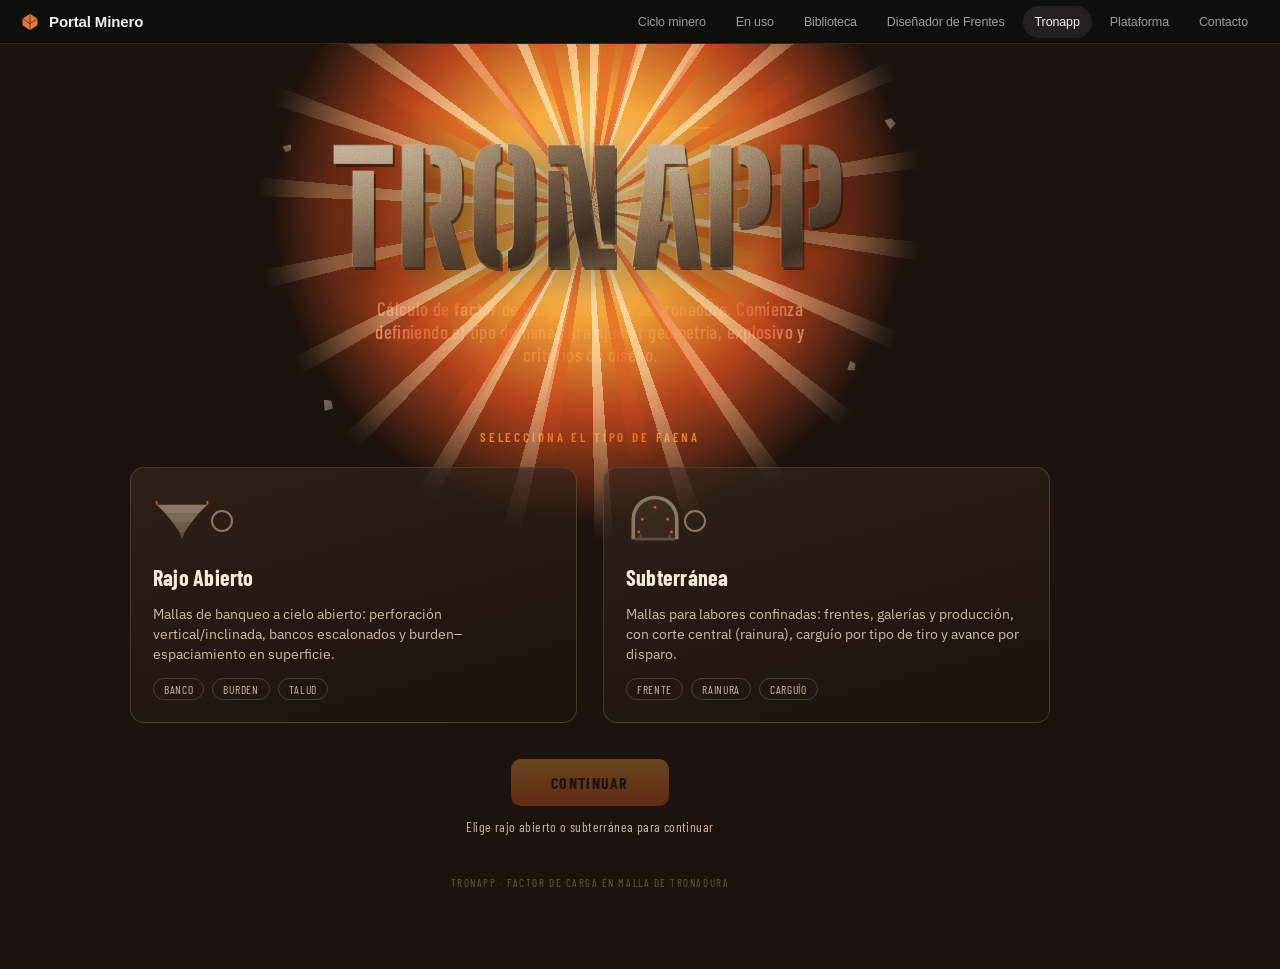
<file: tronapp/index.html>
<!doctype html><html><head><meta charset=utf8><meta name=viewport content="width=device-width,initial-scale=1"><style>:root{color-scheme:light}body{margin:0;padding:0;font:14px -apple-system,BlinkMacSystemFont,sans-serif;background:#faf9f5;color:#141413}img{max-width:100%}[hidden]:not([hidden=until-found]){display:none!important}</style></head><body>
<title>TRONAPP</title>
<link rel="preconnect" href="https://fonts.googleapis.com">
<link rel="preconnect" href="https://fonts.gstatic.com" crossorigin>
<link href="https://fonts.googleapis.com/css2?family=Big+Shoulders+Stencil:wght@700;800;900&family=Barlow+Condensed:wght@500;600;700&family=IBM+Plex+Sans:wght@400;500;600&display=swap" rel="stylesheet">

<style>
  :root{
    --rock-900:#1c130e;
    --rock-800:#2b1e15;
    --rock-700:#3c2c1f;
    --blast:#e4531f;
    --blast-dark:#a83816;
    --ember:#f6a83c;
    --spark:#ffe2a1;
    --stone:#8a7862;
    --stone-dim:#5c4f40;
    --paper:#f4ead9;
    --paper-dim:#cdbda6;
    --ok:#3fae6a;

    --panel:rgba(60,44,31,0.5);
    --panel-strong:rgba(28,19,14,0.82);
    --line:rgba(138,120,98,0.32);
    --line-strong:rgba(228,83,31,0.55);
    --input-bg:rgba(15,10,7,0.6);

    --seg-taco:#c9b48a;
    --seg-carga:#e4531f;
    --seg-pasadura:#4a3527;
  }

  *{box-sizing:border-box;}

  html,body{
    margin:0;
    padding:0;
    background:var(--rock-900);
    color:var(--paper);
    min-height:100%;
  }

  body{
    font-family:'IBM Plex Sans', ui-sans-serif, system-ui, sans-serif;
    -webkit-font-smoothing:antialiased;
    display:flex;
    flex-direction:column;
    align-items:center;
    overflow-x:hidden;
    width:100%;
  }
  #app-main{ width:100%; display:flex; flex-direction:column; align-items:center; }

  @media (prefers-reduced-motion: reduce){
    *{animation-duration:0.001ms !important; animation-iteration-count:1 !important; transition-duration:0.001ms !important;}
  }

  /* ---------- background: rock + blast field (fixed, whole app) ---------- */
  .field{
    position:fixed; inset:0; z-index:-2;
    background:
      radial-gradient(1100px 620px at 50% -6%, rgba(228,83,31,0.42), transparent 62%),
      radial-gradient(900px 700px at 82% 18%, rgba(246,168,60,0.11), transparent 60%),
      linear-gradient(185deg, var(--rock-800) 0%, var(--rock-900) 46%, #140d09 100%);
  }
  .field::after{
    content:"";
    position:absolute; inset:0;
    opacity:0.5;
    mix-blend-mode:overlay;
    background-image:url("data:image/svg+xml,%3Csvg xmlns='http://www.w3.org/2000/svg' width='180' height='180'%3E%3Cfilter id='n'%3E%3CfeTurbulence type='fractalNoise' baseFrequency='0.9' numOctaves='2' stitchTiles='stitch'/%3E%3CfeColorMatrix type='saturate' values='0'/%3E%3C/filter%3E%3Crect width='100%25' height='100%25' filter='url(%23n)'/%3E%3C/svg%3E");
  }
  .vignette{
    position:fixed; inset:0; z-index:-1; pointer-events:none;
    background:radial-gradient(ellipse at 50% 30%, transparent 45%, rgba(10,6,4,0.6) 100%);
  }

  /* ================= APP BAR ================= */
  .appbar{
    position:sticky; top:0; z-index:20;
    width:100%;
    display:flex; justify-content:center;
    background:linear-gradient(180deg, rgba(20,13,9,0.92), rgba(20,13,9,0.78));
    border-bottom:1px solid var(--line);
    backdrop-filter:blur(6px);
  }
  .appbar.hidden{ display:none; }
  .appbar-inner{
    width:100%; max-width:1180px;
    display:flex; align-items:center; justify-content:space-between;
    gap:16px;
    padding:10px clamp(16px,4vw,32px);
  }
  .appbar-logo{
    display:flex; align-items:baseline; gap:6px;
    font-family:'Big Shoulders Stencil', sans-serif;
    font-weight:800;
    font-size:22px;
    letter-spacing:0.02em;
    color:var(--paper);
    cursor:pointer;
    background:none; border:none; padding:0;
  }
  .appbar-logo b{color:var(--ember);}
  .appbar-nav{ display:flex; gap:6px; }
  @media (max-width:480px){
    .appbar-inner{ flex-wrap:wrap; row-gap:8px; }
    .appbar-nav{ width:100%; justify-content:center; }
  }
  .navlink{
    font-family:'Barlow Condensed', sans-serif;
    font-weight:600; font-size:14px; letter-spacing:0.04em; text-transform:uppercase;
    color:var(--paper-dim);
    background:transparent; border:1px solid transparent; border-radius:8px;
    padding:7px 14px; cursor:pointer;
    transition:background 0.15s ease, color 0.15s ease, border-color .15s ease;
  }
  .navlink:hover{ color:var(--paper); border-color:var(--line); }
  .navlink.active{ color:var(--rock-900); background:var(--ember); border-color:var(--ember); }

  /* ================= LAYOUT SHELL ================= */
  .shell{ width:100%; max-width:1180px; padding:clamp(18px,4vw,32px); }
  .view{ display:none; width:100%; }
  .view.active{ display:block; }

  .view-header{ margin-bottom:22px; }
  .view-eyebrow{
    font-family:'Barlow Condensed', sans-serif; font-weight:600;
    letter-spacing:0.28em; text-transform:uppercase; font-size:12px;
    color:var(--ember); display:flex; align-items:center; gap:10px; margin-bottom:6px;
  }
  .view-eyebrow .dash{width:22px;height:2px;background:var(--ember);display:inline-block;}
  .view-title{
    font-family:'Barlow Condensed', sans-serif; font-weight:700; font-size:clamp(26px,4vw,38px);
    color:var(--paper); margin:0 0 6px 0; text-wrap:balance;
  }
  .view-sub{ color:var(--paper-dim); max-width:70ch; line-height:1.5; font-size:15.5px; margin:0; }

  .layout-2col{
    display:grid;
    grid-template-columns:minmax(280px,360px) 1fr;
    gap:22px;
    align-items:start;
  }
  @media (max-width:760px){ .layout-2col{ grid-template-columns:1fr; } }
  /* Tablet (iPad de 11" vertical = 834px, y rangos similares): sigue en
     2 columnas en vez de apilarse como en celular — hay espacio de sobra
     — pero la columna fija se angosta un poco para dejar más aire a la
     columna de contenido (stats/tabla/gráfico). */
  @media (min-width:761px) and (max-width:900px){
    .layout-2col{ grid-template-columns:minmax(260px,300px) 1fr; }
  }
  .layout-2col > *{ min-width:0; }

  /* Rajo Abierto: SOLO el diagrama del barreno queda fijo arriba de la
     página mientras el usuario ingresa datos. Los deslizadores y el resto
     de las opciones van en flujo normal (no fijos) y se desplazan con el
     scroll. El selector de método va justo debajo del diagrama, tampoco
     fijo. */
  .diagram-stick{
    position:sticky; top:74px; z-index:5;
    background:var(--rock-900);
    padding-top:2px; padding-bottom:4px;
    margin-bottom:4px;
  }
  /* Queda fijo también en pantallas angostas (celular) — a pedido
     explícito del usuario, para ver el barreno cambiar en vivo sin perder
     de vista los sliders. En móviles muy angostos el appbar se parte en
     dos filas (ver @media(max-width:480px) más abajo) y queda más alto,
     así que el punto de anclaje sube para no tapar el ícono/menú. */
  @media (max-width:480px){ .diagram-stick{ top:91px; } }

  /* ================= PANELS / CARDS ================= */
  .panel{
    background:linear-gradient(165deg, rgba(60,44,31,0.5), rgba(24,16,11,0.78));
    border:1px solid var(--line);
    border-radius:14px;
    padding:18px 18px 8px;
    margin-bottom:18px;
  }
  .panel-title{
    font-family:'Barlow Condensed', sans-serif; font-weight:700; font-size:17.5px;
    letter-spacing:0.02em; color:var(--paper); margin:0 0 4px 0;
    display:flex; align-items:center; gap:8px;
  }
  .panel-title .dot{width:7px;height:7px;border-radius:50%;background:var(--blast);flex:none;}
  .group-title{
    font-family:'Barlow Condensed', sans-serif; font-weight:600; font-size:13px;
    letter-spacing:0.14em; text-transform:uppercase; color:var(--stone);
    margin:14px 0 2px 0;
  }
  .group-title:first-of-type{ margin-top:6px; }

  /* ---------- sliders ---------- */
  .slider-row{ padding:9px 0; border-bottom:1px solid var(--line); }
  .slider-row:last-child{ border-bottom:none; }
  .slider-top{ display:flex; justify-content:space-between; align-items:baseline; gap:8px; margin-bottom:6px; }
  .slider-name{ font-size:15px; color:var(--paper); line-height:1.3; }
  .slider-unit{ font-size:12px; color:var(--stone); white-space:nowrap; font-family:'Barlow Condensed'; text-transform:uppercase; letter-spacing:.04em;}
  .slider-controls{ display:flex; align-items:center; gap:10px; }

  input[type=range]{
    -webkit-appearance:none; appearance:none;
    flex:1; height:4px; border-radius:999px;
    background:rgba(138,120,98,0.32);
    outline:none;
  }
  input[type=range]::-webkit-slider-thumb{
    -webkit-appearance:none; width:15px; height:15px; border-radius:50%;
    background:var(--ember); border:2px solid var(--rock-900);
    box-shadow:0 0 0 1px var(--blast); cursor:pointer; margin-top:0;
  }
  input[type=range]::-moz-range-thumb{
    width:13px; height:13px; border-radius:50%; background:var(--ember);
    border:2px solid var(--rock-900); box-shadow:0 0 0 1px var(--blast); cursor:pointer;
  }
  input[type=range]::-moz-range-track{ height:4px; border-radius:999px; background:rgba(138,120,98,0.32); }
  input[type=range]:focus-visible{ outline:2px solid var(--ember); outline-offset:4px; }

  .slider-value{
    width:90px; text-align:right;
    background:var(--input-bg); border:1px solid var(--line); border-radius:6px;
    padding:7px 9px; color:var(--paper); font-family:'IBM Plex Sans';
    font-variant-numeric:tabular-nums; font-size:16px; font-weight:600;
  }
  .slider-value:focus{ outline:2px solid var(--ember); border-color:var(--ember); }

  select.slider-value{ width:auto; padding:5px 8px; }

  /* ---------- stat tiles ---------- */
  .stat-grid{ display:grid; grid-template-columns:repeat(auto-fit,minmax(140px,1fr)); gap:12px; margin-bottom:18px; }
  .stat{
    background:var(--panel); border:1px solid var(--line); border-radius:12px;
    padding:13px 15px; display:flex; flex-direction:column; gap:3px;
  }
  .stat .label{ font-family:'Barlow Condensed'; font-size:12.5px; letter-spacing:0.06em; text-transform:uppercase; color:var(--paper-dim); }
  .stat .value{ font-family:'Barlow Condensed'; font-weight:700; font-size:29px; color:var(--paper); font-variant-numeric:tabular-nums; line-height:1.1; }
  .stat .value .unit{ font-size:14px; font-weight:500; color:var(--paper-dim); margin-left:4px; }
  .stat.highlight{
    border-color:var(--blast);
    background:linear-gradient(160deg, rgba(228,83,31,0.24), rgba(24,16,11,0.85));
    box-shadow:0 10px 24px -16px rgba(228,83,31,0.7);
  }
  .stat.highlight .value{ color:var(--ember); font-size:33px; }

  /* ---------- comparison table ---------- */
  .table-wrap{ overflow-x:auto; margin-bottom:18px; border-radius:10px; border:1px solid var(--line); }
  table.cmp{ width:100%; border-collapse:collapse; font-size:14.5px; min-width:480px; }
  table.cmp th, table.cmp td{ padding:10px 12px; text-align:right; white-space:nowrap; }
  table.cmp th:first-child, table.cmp td:first-child{ text-align:left; }
  table.cmp thead th{
    font-family:'Barlow Condensed'; text-transform:uppercase; letter-spacing:0.05em; font-size:12.5px;
    color:var(--paper-dim); border-bottom:1px solid var(--line); background:rgba(0,0,0,0.18);
  }
  table.cmp tbody td{ border-bottom:1px solid rgba(138,120,98,0.15); font-variant-numeric:tabular-nums; color:var(--paper); }
  table.cmp tbody tr:last-child td{ border-bottom:none; }
  table.cmp th.col-official, table.cmp td.col-official{ background:rgba(228,83,31,0.13); }
  .badge-official{
    display:inline-block; font-family:'Barlow Condensed'; font-size:9.5px; font-weight:700;
    letter-spacing:0.06em; text-transform:uppercase; color:var(--rock-900); background:var(--ember);
    border-radius:100px; padding:1px 7px; margin-left:6px; vertical-align:2px;
  }

  .method-picker{ display:flex; flex-wrap:wrap; gap:8px; }
  .method-btn{
    font-family:'Barlow Condensed'; font-weight:600; font-size:14px; letter-spacing:0.02em;
    color:var(--paper-dim); background:var(--panel); border:1.5px solid var(--line);
    border-radius:100px; padding:8px 18px; cursor:pointer; transition:background .15s ease, color .15s ease, border-color .15s ease, transform .15s ease;
  }
  .method-btn:hover{ border-color:var(--line-strong); color:var(--paper); transform:translateY(-1px); }
  .method-btn:focus-visible{ outline:2px solid var(--ember); outline-offset:2px; }
  .method-btn.selected{
    color:var(--rock-900); background:linear-gradient(180deg, var(--ember), var(--blast)); border-color:var(--blast);
    box-shadow:0 6px 16px -8px rgba(228,83,31,0.7);
  }

  .explosive-picker{
    margin:6px 0 14px 0; padding:12px 12px 13px;
    background:rgba(228,83,31,0.06); border:1px solid var(--line); border-radius:10px;
  }
  .explosive-picker .ep-label{
    font-family:'Barlow Condensed'; font-weight:600; font-size:12px; letter-spacing:0.05em;
    text-transform:uppercase; color:var(--stone); margin-bottom:7px;
  }
  .explosive-picker select{
    width:100%; background:var(--input-bg); border:1px solid var(--line); border-radius:6px;
    padding:9px 10px; color:var(--paper); font-family:'IBM Plex Sans'; font-size:14.5px; cursor:pointer;
  }
  .explosive-picker select:focus-visible{ outline:2px solid var(--ember); border-color:var(--ember); }
  .explosive-info{ font-size:12.5px; color:var(--paper-dim); margin-top:8px; line-height:1.5; }
  .explosive-info b{ color:var(--paper); font-weight:600; }

  .override-toggle-row{ margin:2px 0 10px 0; }
  .override-toggle{
    display:flex; align-items:flex-start; gap:9px; cursor:pointer;
    font-size:13.5px; color:var(--paper-dim); line-height:1.4;
  }
  .override-toggle input[type=checkbox]{
    width:18px; height:18px; margin:1px 0 0 0; flex:none; accent-color:var(--ember); cursor:pointer;
  }
  .override-toggle span{ color:var(--paper); }

  /* ---------- chart card ---------- */
  .chart-card{ background:var(--panel); border:1px solid var(--line); border-radius:14px; padding:16px 18px; margin-bottom:18px; }
  .chart-card svg{ width:100%; height:auto; display:block; }
  /* Tarjeta del diagrama del barreno: queda fija arriba de la página, así
     que se ajusta lo más compacta posible (menos relleno, título/leyenda
     más chicos) para no ocupar tanta pantalla mientras el usuario scrollea
     para ingresar datos más abajo. */
  .chart-card-tight{ padding:11px 14px 9px; margin-bottom:12px; }
  .chart-card-tight .panel-title{ margin-bottom:2px; }
  .chart-card-tight .chart-legend{ margin-top:5px; gap:10px 14px; font-size:11px; }

  /* El diagrama del barreno se achica al ancho de pantalla como cualquier
     otro gráfico (nunca hay que deslizarlo para verlo completo). En
     pantallas angostas el texto queda chico — para eso existe la opción
     de mantener presionado y abrirlo ampliado (ver .diagram-modal-*). */
  .diagram-scroll{ cursor:zoom-in; -webkit-user-select:none; user-select:none; -webkit-touch-callout:none; touch-action:manipulation; }
  .diagram-hint{ font-size:12.5px; color:var(--paper-dim); margin:-2px 0 8px 0; }

  .diagram-modal-backdrop{
    position:fixed; inset:0; z-index:200; display:flex; align-items:center; justify-content:center;
    padding:14px; background:rgba(10,6,3,0.72);
    -webkit-backdrop-filter:blur(9px); backdrop-filter:blur(9px);
  }
  .diagram-modal-backdrop[hidden]{ display:none; }
  .diagram-modal-card{
    position:relative; width:100%; max-width:820px;
    background:var(--panel-strong); border:1px solid var(--line-strong); border-radius:16px;
    padding:14px 12px 10px; box-shadow:0 40px 90px -24px rgba(0,0,0,0.7);
  }
  .diagram-modal-card svg{ width:100%; height:auto; display:block; }
  /* La cruz de cierre va abajo (no arriba) del diagrama ampliado: a pedido
     del usuario, para tenerla más a mano del pulgar en celular, donde se
     sostiene el teléfono con las manos abajo de la pantalla. */
  .diagram-modal-close{
    position:absolute; bottom:-15px; left:50%; transform:translateX(-50%);
    width:36px; height:36px; border-radius:50%;
    background:linear-gradient(180deg, var(--ember), var(--blast)); color:var(--rock-900);
    border:2px solid var(--rock-900); font-size:20px; line-height:1; font-weight:700; cursor:pointer;
  }
  .chart-legend{ display:flex; gap:16px; flex-wrap:wrap; margin-top:8px; font-size:12px; color:var(--paper-dim); }
  .legend-item{ display:flex; align-items:center; gap:6px; }
  .legend-swatch{ width:11px; height:11px; border-radius:3px; flex:none; }

  .note{
    font-size:13.5px; color:var(--paper-dim); line-height:1.55;
    background:rgba(0,0,0,0.2); border:1px solid var(--line); border-left:3px solid var(--ember);
    border-radius:8px; padding:10px 12px; margin-bottom:18px;
  }
  .note b{ color:var(--paper); }

  /* ---------- tabs (subterranea) ---------- */
  .tabs{ display:flex; gap:6px; margin-bottom:18px; border-bottom:1px solid var(--line); }
  .tab-btn{
    font-family:'Barlow Condensed'; font-weight:600; font-size:14.5px; letter-spacing:0.03em;
    color:var(--paper-dim); background:transparent; border:none; border-bottom:2px solid transparent;
    padding:9px 4px; margin-right:20px; cursor:pointer;
  }
  .tab-btn.active{ color:var(--ember); border-bottom-color:var(--ember); }
  .tabpanel{ display:none; }
  .tabpanel.active{ display:block; }

  .back-link{
    display:inline-flex; align-items:center; gap:6px; margin-bottom:14px;
    font-family:'Barlow Condensed'; font-size:13px; letter-spacing:0.03em; text-transform:uppercase;
    color:var(--paper-dim); background:none; border:none; cursor:pointer; padding:0;
  }
  .back-link:hover{ color:var(--ember); }

  .loading-diagram{ margin-bottom:20px; }
  .loading-diagram h4{
    font-family:'Barlow Condensed'; font-weight:600; font-size:14px; letter-spacing:0.03em;
    color:var(--paper); margin:0 0 8px 0; display:flex; align-items:center; gap:8px;
  }
  .loading-diagram svg{ width:100%; height:auto; display:block; }
  .ld-meta{ display:flex; gap:18px; flex-wrap:wrap; margin-top:6px; font-size:12px; color:var(--paper-dim); }
  .ld-meta b{ color:var(--paper); font-variant-numeric:tabular-nums; }

  /* El diagrama de carguío (3 tiros) va apilado por defecto (celular y
     tablet vertical, donde sobra alto de pantalla). En pantallas anchas
     Y bajas — el caso típico de un iPad en horizontal, 1194×834pt, donde
     el bloque fijo (.diagram-stick) si no se achica tapa casi toda la
     pantalla — los 3 diagramas pasan a ir en fila: el bloque baja de
     ~800px a ~300px de alto sin perder ningún dato. */
  .ld-row .loading-diagram{ margin-bottom:20px; }
  @media (min-width:900px){
    .ld-row{ display:grid; grid-template-columns:repeat(3, 1fr); gap:16px; align-items:start; }
    .ld-row .loading-diagram{ margin-bottom:0; }
    .ld-row .loading-diagram h4{ font-size:12px; line-height:1.25; }
    .ld-row .ld-meta{ gap:8px 12px; font-size:10.5px; }
    #carguio-diagram-card{ padding:12px 16px 10px; }
    #carguio-diagram-card .panel-title{ margin-bottom:4px; }
  }

  /* ---------- footer (shared) ---------- */
  .appfooter{
    margin-top:20px; padding:18px 0 40px; text-align:center;
    font-family:'Barlow Condensed'; font-size:11px; letter-spacing:0.14em; text-transform:uppercase;
    color:rgba(205,189,166,0.4);
  }

  /* ---------- reused portada styles ---------- */
  .page{ position:relative; width:100%; max-width:1180px; min-height:calc(100vh - 53px); display:flex; flex-direction:column; align-items:center; padding:clamp(20px,5vw,56px) clamp(16px,5vw,48px) 40px; isolation:isolate; }
  .eyebrow{ margin-top:clamp(6px,3vh,20px); font-family:'Barlow Condensed', sans-serif; font-weight:600; letter-spacing:0.32em; text-transform:uppercase; font-size:12.5px; color:var(--ember); display:flex; align-items:center; gap:10px; }
  .eyebrow .dash{width:26px;height:2px;background:var(--ember);display:inline-block;}
  .logo-wrap{ position:relative; width:100%; display:flex; justify-content:center; padding:8px 0 4px; }
  .logo{ position:relative; z-index:1; display:inline-flex; font-family:'Big Shoulders Stencil', 'Arial Narrow', sans-serif; font-weight:800; font-size:clamp(58px, 15vw, 152px); line-height:0.86; letter-spacing:0.01em; white-space:nowrap; }
  .rock-letters{ position:relative; background:radial-gradient(120% 160% at 26% 10%, rgba(255,240,220,0.55), transparent 42%), linear-gradient(158deg, #b7a086 0%, #8a7358 28%, #5b4837 55%, #34281c 78%, #6b5540 100%); background-blend-mode:soft-light, normal; -webkit-background-clip:text; background-clip:text; color:transparent; filter:drop-shadow(2px 3px 0 rgba(15,9,5,0.55)) drop-shadow(-1px -1px 0 rgba(255,232,200,0.18)) drop-shadow(0 10px 18px rgba(0,0,0,0.5)); }
  .rock-letters::before{ content:attr(data-text); position:absolute; inset:0; background:url("data:image/svg+xml,%3Csvg xmlns='http://www.w3.org/2000/svg' width='220' height='220'%3E%3Cfilter id='g'%3E%3CfeTurbulence type='fractalNoise' baseFrequency='0.75' numOctaves='3' stitchTiles='stitch' seed='7'/%3E%3CfeColorMatrix type='saturate' values='0'/%3E%3C/filter%3E%3Crect width='100%25' height='100%25' filter='url(%23g)'/%3E%3C/svg%3E"); background-size:220px 220px; -webkit-background-clip:text; background-clip:text; color:transparent; opacity:0.5; mix-blend-mode:overlay; }
  .logo .word-app{ position:relative; margin-left:0.06em; }
  .burst{ position:absolute; left:50%; top:50%; width:clamp(320px, 62vw, 640px); height:clamp(320px, 62vw, 640px); transform:translate(-50%,-50%); z-index:0; pointer-events:none; }
  .burst .glow{ position:absolute; inset:0; border-radius:50%; background:radial-gradient(circle, var(--spark) 0%, var(--ember) 24%, rgba(228,83,31,0.75) 46%, rgba(228,83,31,0) 70%); filter:blur(1px); animation:pulse 3.6s ease-in-out infinite; }
  .burst .rays{ position:absolute; inset:-6%; border-radius:50%; background:repeating-conic-gradient(from 0deg, rgba(255,224,170,0.95) 0deg 3.2deg, rgba(255,224,170,0) 3.2deg 16deg); -webkit-mask-image:radial-gradient(circle, black 18%, transparent 66%); mask-image:radial-gradient(circle, black 18%, transparent 66%); animation:spin 26s linear infinite; }
  .burst .rays.slow{ inset:6%; background:repeating-conic-gradient(from 12deg, rgba(228,83,31,0.8) 0deg 5deg, rgba(228,83,31,0) 5deg 22deg); animation:spin-rev 34s linear infinite; opacity:0.85; }
  @keyframes pulse{ 0%,100%{opacity:0.85; transform:scale(1);} 50%{opacity:1; transform:scale(1.06);} }
  @keyframes spin{ to{ transform:rotate(360deg);} }
  @keyframes spin-rev{ to{ transform:rotate(-360deg);} }
  .shard{ position:absolute; background:linear-gradient(135deg, var(--stone) 0%, var(--stone-dim) 100%); clip-path:polygon(50% 0%, 100% 38%, 78% 100%, 8% 84%); box-shadow:1px 2px 3px rgba(0,0,0,0.45); }
  .tagline{ margin-top:18px; text-align:center; max-width:52ch; font-family:'Barlow Condensed', sans-serif; font-weight:500; font-size:clamp(15px, 2.2vw, 19px); letter-spacing:0.02em; color:var(--paper-dim); }
  .tagline b{color:var(--paper); font-weight:600;}
  .selector-label{ margin-top:clamp(28px,5vh,44px); font-family:'Barlow Condensed', sans-serif; font-weight:600; letter-spacing:0.22em; text-transform:uppercase; font-size:13px; color:var(--ember); text-align:center; }
  .options{ margin-top:22px; width:100%; max-width:920px; display:grid; grid-template-columns:1fr 1fr; gap:clamp(14px,2.4vw,26px); }
  @media (max-width:660px){ .options{grid-template-columns:1fr;} }
  .option{ position:relative; text-align:left; cursor:pointer; border-radius:14px; border:1.5px solid rgba(138,120,98,0.35); background:linear-gradient(165deg, rgba(60,44,31,0.55), rgba(28,19,14,0.75)); padding:24px 22px 22px; display:flex; flex-direction:column; gap:14px; color:inherit; font:inherit; transition:border-color 0.18s ease, transform 0.18s ease, background 0.18s ease; }
  .option:hover{ border-color:rgba(228,83,31,0.55); transform:translateY(-2px); }
  .option:focus-visible{ outline:2px solid var(--ember); outline-offset:3px; }
  .option[aria-pressed="true"]{ border-color:var(--blast); background:linear-gradient(165deg, rgba(228,83,31,0.22), rgba(28,19,14,0.85)); box-shadow:0 0 0 1px rgba(228,83,31,0.4), 0 14px 30px -14px rgba(228,83,31,0.55); }
  .option-top{ display:flex; align-items:center; justify-content:space-between; }
  .option-icon{ width:58px; height:58px; flex:none; }
  .check{ width:22px; height:22px; border-radius:50%; border:2px solid var(--stone); position:relative; flex:none; }
  .option[aria-pressed="true"] .check{ border-color:var(--blast); background:var(--blast); }
  .option[aria-pressed="true"] .check::after{ content:""; position:absolute; left:5px; top:1px; width:6px; height:11px; border:solid var(--rock-900); border-width:0 2.5px 2.5px 0; transform:rotate(40deg); }
  .option-title{ font-family:'Barlow Condensed', sans-serif; font-weight:700; font-size:22px; letter-spacing:0.01em; color:var(--paper); }
  .option-desc{ font-size:13.5px; line-height:1.5; color:var(--paper-dim); }
  .option-meta{ margin-top:auto; display:flex; gap:8px; flex-wrap:wrap; }
  .chip{ font-family:'Barlow Condensed', sans-serif; font-size:11.5px; letter-spacing:0.06em; text-transform:uppercase; color:var(--paper-dim); border:1px solid rgba(138,120,98,0.4); border-radius:100px; padding:3px 10px; }
  .cta-row{ margin-top:clamp(24px,4vh,36px); display:flex; flex-direction:column; align-items:center; gap:12px; }
  .continue-btn{ font-family:'Barlow Condensed', sans-serif; font-weight:700; letter-spacing:0.08em; text-transform:uppercase; font-size:16px; color:var(--rock-900); background:linear-gradient(180deg, var(--ember), var(--blast)); border:none; border-radius:10px; padding:14px 40px; cursor:pointer; box-shadow:0 10px 24px -10px rgba(228,83,31,0.7); transition:transform 0.15s ease, box-shadow 0.15s ease, opacity 0.15s ease; }
  .continue-btn:not(:disabled):hover{ transform:translateY(-1px); box-shadow:0 14px 28px -10px rgba(228,83,31,0.85); }
  .continue-btn:disabled{ opacity:0.35; cursor:not-allowed; box-shadow:none; }
  .status{ min-height:20px; font-family:'Barlow Condensed', sans-serif; font-size:13.5px; letter-spacing:0.03em; color:var(--paper-dim); text-align:center; }
  .status.ready{ color:var(--ok); }
  /* ================= MENÚ DEL PORTAL MINERO ================= */
  :root{ --site-h:44px; }
  .site{ position:sticky; top:0; z-index:30; align-self:stretch; flex:none; display:flex; align-items:center; justify-content:space-between; gap:16px; height:var(--site-h); padding:0 20px; background:#0e0e0d; border-bottom:1px solid #2c2a27; font:500 12.5px -apple-system,BlinkMacSystemFont,"SF Pro Text",Inter,"Helvetica Neue",Arial,sans-serif; letter-spacing:-.01em; }
  .site a{ color:#a29d94; text-decoration:none; }
  .site .brand{ display:flex; align-items:center; gap:9px; color:#f3f1ed; font-weight:600; font-size:15px; }
  .site .brand svg{ width:20px; height:20px; }
  .site ul{ display:flex; gap:6px; list-style:none; margin:0; padding:0; }
  .site ul a{ display:inline-flex; align-items:center; min-height:32px; padding:0 12px; border-radius:980px; transition:color .2s, background .2s; }
  .site ul a:hover, .site ul a:focus-visible{ color:#fff; background:#e07a3a; }
  .site ul a[aria-current="page"]{ color:#f3f1ed; background:#232120; }
  @media (max-width:720px){ .site{ padding:0 12px; } .site ul li:not(.keep){ display:none; } }
  .appbar{ top:var(--site-h); }
  .diagram-stick{ top:calc(var(--site-h) + 74px); }
  /* Malla de perforación: el gráfico solo es fijo en pantalla ancha; en celular y tablet vertical va en el flujo normal */
  .diagram-stick.malla-stick{ position:static; padding:0; margin:0; background:none; }
  @media (max-width:480px){ .diagram-stick{ top:calc(var(--site-h) + 91px); } }

  /* Escritorio y tablet horizontal: el diagrama queda fijo a la derecha y el resto de las opciones se desplaza a la izquierda */
  @media (min-width:900px){
    #view-rajo>.shell, #view-subte>.shell{ max-width:none; }
    #view-rajo>.shell{ display:grid; grid-template-columns:minmax(0,1fr) minmax(420px,50%); column-gap:24px; align-content:start; }
    #view-rajo>.shell>*{ grid-column:1; }
    #view-rajo>.shell>.diagram-stick{ grid-column:2; grid-row:1 / span 4; }
    #tab-carguio.active{ display:grid; grid-template-columns:minmax(0,1fr) minmax(480px,60%); column-gap:24px; align-content:start; }
    #tab-carguio>*{ grid-column:1; grid-row:1 / span 2; }
    #tab-carguio>.diagram-stick{ grid-column:2; }
    /* El panel fijo mide exactamente lo que queda de ventana (sin scroll
       interno) y el diagrama se redibuja para llenarlo: se adapta al
       tamaño de la ventana y siempre se ve completo. */
    #view-rajo .diagram-stick, #tab-carguio .diagram-stick, #tab-malla .diagram-stick{ align-self:start; margin-bottom:0; padding-bottom:0; height:calc(100vh - var(--site-h) - 96px); display:flex; flex-direction:column; overflow:hidden; }
    #view-rajo .diagram-stick>.chart-card, #tab-carguio .diagram-stick>.chart-card, #tab-malla .diagram-stick>.chart-card{ flex:1 1 0; min-height:0; margin-bottom:0; display:flex; flex-direction:column; }
    #rajo-diagram-hold, #rainura-hold{ flex:1 1 0; min-height:0; position:relative; }
    .diagram-stick.malla-stick{ position:sticky; }
    #tab-malla.active{ display:grid; grid-template-columns:minmax(0,1fr) minmax(480px,56%); column-gap:24px; align-content:start; }
    #tab-malla .layout-2col, #tab-malla .layout-2col>div{ display:contents; }
    #tab-malla .layout-2col .col-stick, #tab-malla .layout-2col>div>*{ grid-column:1; }
    #tab-malla .layout-2col>div>.malla-stick{ grid-column:2; grid-row:1 / span 6; }
    #view-rajo .chart-card svg#rainura-chart, #tab-malla .chart-card svg#rainura-chart{ position:absolute; inset:0; width:100%; height:100%; }
    #view-rajo .chart-card svg#rajo-diagram{ position:absolute; inset:0; width:100%; height:100%; }
    #tab-carguio .ld-row{ flex:1 1 0; min-height:0; display:flex; flex-direction:column; align-items:stretch; gap:0; }
    #tab-carguio .ld-row .loading-diagram{ flex:1 1 0; min-height:0; display:flex; flex-direction:column; margin-bottom:10px; }
    #tab-carguio .ld-row .loading-diagram:last-child{ margin-bottom:0; }
    #tab-carguio .ld-row .loading-diagram h4{ flex:none; margin-bottom:4px; }
    #tab-carguio .ld-row .loading-diagram svg{ flex:1 1 0; min-height:0; height:0; }
  }
  @media (min-width:900px) and (max-width:1699px){
    #view-rajo .layout-2col{ grid-template-columns:1fr; }
  }
  @media (min-width:900px) and (max-width:2099px){
    #tab-carguio .layout-2col{ grid-template-columns:1fr; }
  }
</style>

<nav class="site" aria-label="Portal Minero">
  <a class="brand" href="../" aria-label="Volver al Portal Minero">
    <svg viewBox="0 0 24 24" aria-hidden="true"><path d="M12 2 21 8v8l-9 6-9-6V8z" fill="#e07a3a"/><path d="M12 2v20M3 8l9 6 9-6" stroke="#0e0e0d" stroke-width="1.2" fill="none" opacity=".55"/></svg>
    Portal Minero
  </a>
  <ul>
    <li><a href="../#mineria">Ciclo minero</a></li>
    <li class="keep"><a href="../#en-uso">En uso</a></li>
    <li class="keep"><a href="../#biblioteca">Biblioteca</a></li>
    <li><a href="../frentes/index.html">Diseñador de Frentes</a></li>
    <li><a href="index.html" aria-current="page">Tronapp</a></li>
    <li><a href="../#plataforma">Plataforma</a></li>
    <li><a href="../#contacto">Contacto</a></li>
  </ul>
</nav>

<div class="field" aria-hidden="true"></div>
<div class="vignette" aria-hidden="true"></div>

<nav class="appbar hidden" id="appbar">
  <div class="appbar-inner">
    <button class="appbar-logo" id="appbar-logo-btn" type="button">TRON<b>APP</b></button>
    <div class="appbar-nav">
      <button class="navlink" data-nav="rajo" type="button">Rajo Abierto</button>
      <button class="navlink" data-nav="subte" type="button">Subterránea</button>
    </div>
  </div>
</nav>

<main id="app-main">

<!-- ============================================================ -->
<!-- VIEW: PORTADA                                                 -->
<!-- ============================================================ -->
<section class="view active" id="view-portada">
  <div class="page">

    <div class="eyebrow"><span class="dash"></span> Diseño de tronadura<span class="dash"></span></div>

    <div class="logo-wrap">
      <span class="burst" aria-hidden="true">
        <span class="glow"></span>
        <span class="rays"></span>
        <span class="rays slow"></span>
        <span class="shard" style="width:18px;height:18px;top:8%;left:14%;transform:rotate(18deg);"></span>
        <span class="shard" style="width:12px;height:12px;top:80%;left:8%;transform:rotate(-30deg);"></span>
        <span class="shard" style="width:15px;height:15px;top:12%;left:84%;transform:rotate(64deg);"></span>
        <span class="shard" style="width:10px;height:10px;top:74%;left:90%;transform:rotate(-8deg);"></span>
        <span class="shard" style="width:9px;height:9px;top:40%;left:2%;transform:rotate(50deg);"></span>
        <span class="shard" style="width:11px;height:11px;top:36%;left:96%;transform:rotate(-60deg);"></span>
      </span>
      <div class="logo" aria-hidden="true">
        <span class="rock-letters" data-text="TRON">TRON</span><span
          class="word-app rock-letters" data-text="APP">APP</span>
      </div>
    </div>
    <h1 style="position:absolute;width:1px;height:1px;overflow:hidden;clip:rect(0 0 0 0);">TRONAPP</h1>

    <p class="tagline">Cálculo de <b>factor de carga</b> en mallas de tronadura. Comienza definiendo el tipo de mina para ajustar geometría, explosivo y criterios de diseño.</p>

    <div class="selector-label">Selecciona el tipo de faena</div>

    <div class="options" role="group" aria-label="Tipo de mina">

      <button type="button" class="option" id="opt-rajo" aria-pressed="false">
        <div class="option-top">
          <svg class="option-icon" viewBox="0 0 64 64" fill="none" aria-hidden="true">
            <polygon points="4,14 60,14 50,24 14,24" fill="#8a7862"/>
            <polygon points="14,24 50,24 42,34 22,34" fill="#7c6c57"/>
            <polygon points="22,34 42,34 35,44 29,44" fill="#6b5c48"/>
            <polygon points="29,44 35,44 32,52" fill="#5c4f40"/>
            <line x1="4" y1="14" x2="4" y2="10" stroke="#e4531f" stroke-width="2"/>
            <line x1="60" y1="14" x2="60" y2="10" stroke="#e4531f" stroke-width="2"/>
          </svg>
          <span class="check" aria-hidden="true"></span>
        </div>
        <div class="option-title">Rajo Abierto</div>
        <div class="option-desc">Mallas de banqueo a cielo abierto: perforación vertical/inclinada, bancos escalonados y burden–espaciamiento en superficie.</div>
        <div class="option-meta"><span class="chip">Banco</span><span class="chip">Burden</span><span class="chip">Talud</span></div>
      </button>

      <button type="button" class="option" id="opt-subte" aria-pressed="false">
        <div class="option-top">
          <svg class="option-icon" viewBox="0 0 64 64" fill="none" aria-hidden="true">
            <path d="M8 52 V30 A24 24 0 0 1 56 30 V52" stroke="#8a7862" stroke-width="4" fill="rgba(138,120,98,0.12)"/>
            <circle cx="18" cy="30" r="1.6" fill="#e4531f"/>
            <circle cx="32" cy="17" r="1.6" fill="#e4531f"/>
            <circle cx="46" cy="30" r="1.6" fill="#e4531f"/>
            <circle cx="14" cy="44" r="1.6" fill="#e4531f"/>
            <circle cx="50" cy="44" r="1.6" fill="#e4531f"/>
            <line x1="10" y1="52" x2="54" y2="52" stroke="#5c4f40" stroke-width="3"/>
            <line x1="16" y1="52" x2="16" y2="47" stroke="#5c4f40" stroke-width="2"/>
            <line x1="48" y1="52" x2="48" y2="47" stroke="#5c4f40" stroke-width="2"/>
          </svg>
          <span class="check" aria-hidden="true"></span>
        </div>
        <div class="option-title">Subterránea</div>
        <div class="option-desc">Mallas para labores confinadas: frentes, galerías y producción, con corte central (rainura), carguío por tipo de tiro y avance por disparo.</div>
        <div class="option-meta"><span class="chip">Frente</span><span class="chip">Rainura</span><span class="chip">Carguío</span></div>
      </button>

    </div>

    <div class="cta-row">
      <button type="button" class="continue-btn" id="btn-continue" disabled>Continuar</button>
      <div class="status" id="status">Elige rajo abierto o subterránea para continuar</div>
    </div>

    <footer class="appfooter">TRONAPP &middot; Factor de carga en malla de tronadura</footer>
  </div>
</section>

<!-- ============================================================ -->
<!-- VIEW: RAJO ABIERTO                                            -->
<!-- ============================================================ -->
<section class="view" id="view-rajo">
  <div class="shell">
    <button class="back-link" data-nav="portada" type="button">&larr; Portada</button>
    <div class="view-header">
      <div class="view-eyebrow"><span class="dash"></span>Rajo abierto<span class="dash"></span></div>
      <h2 class="view-title">Diseño de malla de banqueo</h2>
      <p class="view-sub">Ajusta los parámetros de perforación, explosivo y roca. TRONAPP calcula el burden, espaciamiento, taco, pasadura y largo de carga con cuatro métodos clásicos, y entrega el diseño final y el factor de carga según el método que elijas como oficial.</p>
    </div>

    <div class="diagram-stick">
      <div class="chart-card chart-card-tight">
        <div class="panel-title"><span class="dot"></span>Diagrama del barreno</div>
        <div class="diagram-hint">Mantén presionado para ampliar &nearr;</div>
        <div class="diagram-scroll" id="rajo-diagram-hold">
          <svg id="rajo-diagram" viewBox="0 0 560 170" preserveAspectRatio="xMidYMid meet"></svg>
        </div>
        <div class="chart-legend">
          <span class="legend-item"><span class="legend-swatch" style="background:var(--seg-taco)"></span>Taco</span>
          <span class="legend-item"><span class="legend-swatch" style="background:var(--seg-carga)"></span>Largo de carga (explosivo)</span>
          <span class="legend-item"><span class="legend-swatch" style="background:var(--blast)"></span>Cara libre</span>
        </div>
      </div>
    </div>

    <div class="chart-card">
      <div class="panel-title"><span class="dot"></span>Método de diseño oficial</div>
      <div class="method-picker" id="rajo-method-picker"></div>
    </div>

    <div class="layout-2col">
      <div>
        <div class="panel" id="rajo-inputs"></div>
      </div>

      <div>
        <div class="stat-grid" id="rajo-stats"></div>

        <div class="table-wrap">
          <table class="cmp" id="rajo-table"></table>
        </div>

        <div class="chart-card">
          <div class="panel-title"><span class="dot"></span>Composición del barreno por método</div>
          <svg id="rajo-chart" viewBox="0 0 560 300" preserveAspectRatio="xMidYMid meet"></svg>
          <div class="chart-legend">
            <span class="legend-item"><span class="legend-swatch" style="background:var(--seg-pasadura)"></span>Pasadura</span>
            <span class="legend-item"><span class="legend-swatch" style="background:var(--seg-carga)"></span>Largo de carga</span>
            <span class="legend-item"><span class="legend-swatch" style="background:var(--seg-taco)"></span>Taco</span>
          </div>
        </div>

        <div class="note" id="rajo-note"></div>
      </div>
    </div>
  </div>

  <div class="diagram-modal-backdrop" id="rajo-diagram-modal-backdrop" hidden>
    <div class="diagram-modal-card">
      <button class="diagram-modal-close" id="rajo-diagram-modal-close" type="button" aria-label="Cerrar">&times;</button>
      <svg id="rajo-diagram-modal" viewBox="0 0 560 520" preserveAspectRatio="xMidYMid meet"></svg>
    </div>
  </div>
</section>

<!-- ============================================================ -->
<!-- VIEW: SUBTERRANEA                                             -->
<!-- ============================================================ -->
<section class="view" id="view-subte">
  <div class="shell">
    <button class="back-link" data-nav="portada" type="button">&larr; Portada</button>
    <div class="view-header">
      <div class="view-eyebrow"><span class="dash"></span>Subterránea<span class="dash"></span></div>
      <h2 class="view-title">Diseño de malla de frente</h2>
      <p class="view-sub">Define la sección de la galería, la rainura y los tiros de carguío. TRONAPP calcula la progresión del corte, la zona de voladura y el factor de carga, con el diagrama de carguío por tipo de tiro.</p>
    </div>

    <div class="tabs">
      <button class="tab-btn active" data-tab="malla" type="button">Malla de perforación</button>
      <button class="tab-btn" data-tab="carguio" type="button">Carguío y factor de carga</button>
    </div>

    <!-- TAB: MALLA -->
    <div class="tabpanel active" id="tab-malla">
      <div class="layout-2col">
        <div class="col-stick">
          <div class="panel" id="malla-inputs"></div>
        </div>
        <div>
          <div class="stat-grid" id="malla-stats"></div>

          <div class="chart-card">
            <div class="panel-title"><span class="dot"></span>Zona de voladura</div>
            <div class="table-wrap">
              <table class="cmp" id="malla-table"></table>
            </div>
          </div>

          <div class="diagram-stick malla-stick">
            <div class="chart-card" id="rainura-chart-card">
              <div class="panel-title"><span class="dot"></span>Progresión de la rainura (corte quemado)</div>
              <div id="rainura-hold"><svg id="rainura-chart" viewBox="0 0 560 300" preserveAspectRatio="xMidYMid meet"></svg></div>
            </div>
          </div>

          <div class="chart-card">
            <div class="table-wrap">
              <table class="cmp" id="rainura-table"></table>
            </div>
            <div class="note" id="rainura-note"></div>
          </div>
        </div>
      </div>
    </div>

    <!-- TAB: CARGUIO -->
    <div class="tabpanel" id="tab-carguio">
      <!-- Igual que en Rajo Abierto: SOLO el diagrama de carguío queda fijo
           arriba mientras el usuario ingresa datos. Los deslizadores y el
           resto de las opciones van en flujo normal y se desplazan por
           detrás de esta ventana. -->
      <div class="diagram-stick">
        <div class="chart-card" id="carguio-diagram-card">
          <div class="panel-title"><span class="dot"></span>Diagrama de carguío por tipo de tiro</div>
          <div class="ld-row">
            <div class="loading-diagram" id="ld-aux"></div>
            <div class="loading-diagram" id="ld-contorno"></div>
            <div class="loading-diagram" id="ld-zapateras"></div>
          </div>
        </div>
      </div>

      <div class="layout-2col">
        <div>
          <div class="panel" id="carguio-inputs"></div>
        </div>
        <div>
          <div class="stat-grid" id="carguio-stats"></div>

          <div class="table-wrap">
            <table class="cmp" id="carguio-table"></table>
          </div>

          <div class="note">El factor de carga se calcula a partir de los tiros <b>auxiliares, contorno y zapateras</b>, igual que en la planilla original (hoja CARGUIO). La carga de la <b>rainura</b> se diseña aparte, en la pestaña “Malla de perforación”, y no está sumada aún a este factor de carga — así viene también en la planilla base.</div>
        </div>
      </div>
    </div>
  </div>
</section>

</main>

<script>
(function(){
  "use strict";

  var COL = { taco:'#c9b48a', carga:'#e4531f', pasadura:'#4a3527', ember:'#f6a83c', blast:'#e4531f',
              stone:'#8a7862', paper:'#f4ead9', paperDim:'#cdbda6', rock:'#1c130e', red:'#c23a2a', blue:'#4f7fbf' };

  function $(sel, ctx){ return (ctx||document).querySelector(sel); }
  function fmt(n, d){ d = (d===undefined?2:d); if(!isFinite(n)) return '—'; return n.toFixed(d); }
  function clamp(v,min,max){ return Math.min(max, Math.max(min, v)); }
  function el(tag, cls, html){ var e=document.createElement(tag); if(cls) e.className=cls; if(html!=null) e.innerHTML=html; return e; }

  /* ============================================================
     NAVIGATION
  ============================================================ */
  var views = { portada: $('#view-portada'), rajo: $('#view-rajo'), subte: $('#view-subte') };
  var appbar = $('#appbar');

  function showView(name){
    Object.keys(views).forEach(function(k){ views[k].classList.toggle('active', k===name); });
    appbar.classList.toggle('hidden', name==='portada');
    document.querySelectorAll('.navlink').forEach(function(b){
      b.classList.toggle('active', b.getAttribute('data-nav')===name);
    });
    window.scrollTo(0,0);
  }

  document.querySelectorAll('[data-nav]').forEach(function(btn){
    btn.addEventListener('click', function(){ showView(btn.getAttribute('data-nav')); });
  });
  $('#appbar-logo-btn').addEventListener('click', function(){ showView('portada'); });

  /* ---- portada selector (unchanged behaviour, now routes into the app) ---- */
  (function(){
    var options = { rajo: $('#opt-rajo'), subte: $('#opt-subte') };
    var btn = $('#btn-continue');
    var status = $('#status');
    var selected = null;

    function readSaved(){ try{ return localStorage.getItem('tronapp.tipoFaena'); }catch(e){ return null; } }
    function saveSelection(key){ try{ localStorage.setItem('tronapp.tipoFaena', key); }catch(e){} }

    function select(key){
      selected = key;
      Object.keys(options).forEach(function(k){ options[k].setAttribute('aria-pressed', k===key?'true':'false'); });
      btn.disabled = false;
      status.textContent = key==='rajo'
        ? 'Rajo abierto seleccionado. Listo para configurar la malla de banqueo.'
        : 'Subterránea seleccionada. Listo para configurar la malla de frente.';
      status.classList.add('ready');
      saveSelection(key);
    }
    options.rajo.addEventListener('click', function(){ select('rajo'); });
    options.subte.addEventListener('click', function(){ select('subte'); });
    btn.addEventListener('click', function(){ if(selected) showView(selected); });
    var saved = readSaved();
    if(saved && options[saved]) select(saved);
  })();

  /* ---- subterránea sub-tabs ---- */
  document.querySelectorAll('.tab-btn').forEach(function(btn){
    btn.addEventListener('click', function(){
      var tab = btn.getAttribute('data-tab');
      document.querySelectorAll('.tab-btn').forEach(function(b){ b.classList.toggle('active', b===btn); });
      document.querySelectorAll('.tabpanel').forEach(function(p){ p.classList.toggle('active', p.id==='tab-'+tab); });
    });
  });

  /* ============================================================
     GENERIC PANEL / SLIDER BUILDER
  ============================================================ */
  function buildPanel(container, title, groups, onChange){
    container.innerHTML = '<div class="panel-title"><span class="dot"></span>'+title+'</div>';
    var getters = {};
    groups.forEach(function(g){
      container.appendChild(el('div','group-title', g.title));
      g.fields.forEach(function(f){
        var row = el('div','slider-row');
        row.setAttribute('data-field', f.key);
        row.innerHTML =
          '<div class="slider-top"><span class="slider-name">'+f.label+'</span>'+
          '<span class="slider-unit">'+(f.unit||'')+'</span></div>'+
          '<div class="slider-controls">'+
          '<input type="range" min="'+f.min+'" max="'+f.max+'" step="'+f.step+'" value="'+f.value+'">'+
          '<input type="text" inputmode="decimal" autocomplete="off" value="'+f.value+'" class="slider-value">'+
          '</div>';
        container.appendChild(row);
        var range = row.querySelector('input[type=range]');
        var num = row.querySelector('input.slider-value');
        range.addEventListener('input', function(){ num.value = range.value; onChange(); });
        num.addEventListener('input', function(){
          var v = parseFloat(num.value);
          if(Number.isNaN(v)) return;
          v = clamp(v, f.min, f.max);
          range.value = v;
          onChange();
        });
        num.addEventListener('change', function(){ num.value = range.value; });
        // Select the whole value on focus so typing a new figure replaces it
        // immediately, instead of requiring the user to delete it first.
        num.addEventListener('focus', function(){ num.select(); });
        num.addEventListener('mouseup', function(e){ e.preventDefault(); });
        getters[f.key] = (function(range){ return function(){ return parseFloat(range.value); }; })(range);
      });
    });
    return getters;
  }

  function readValues(getters){
    var v = {};
    Object.keys(getters).forEach(function(k){ v[k] = getters[k](); });
    return v;
  }

  /* ============================================================
     CATÁLOGO DE EXPLOSIVOS — ENAEX "Guía del Explosivista" (Ed. 2007)
     Densidad (gr/cc), VOD (m/s, punto medio del rango del fabricante),
     Potencia relativa al ANFO en peso (RWS, densidad ANFO ref. 0,78 gr/cc)
  ============================================================ */
  var EXPLOSIVOS_GRANEL = [
    {key:'anfo', label:'ANFO (granel)', densidad:0.77, vod:3950, potPeso:1.00},
    {key:'premium', label:'Premium (ANFO en saco)', densidad:0.75, vod:3850, potPeso:1.00},
    {key:'2h', label:'2-H (ANFO en saco)', densidad:0.78, vod:3900, potPeso:0.98},
    {key:'anfexl', label:'ANFEX-L (ANFO en saco)', densidad:0.60, vod:3100, potPeso:0.95},
    {key:'al2', label:'Al-2 (ANFO aluminizado)', densidad:0.78, vod:4680, potPeso:1.04},
    {key:'al4', label:'Al-4 (ANFO aluminizado)', densidad:0.78, vod:4700, potPeso:1.10},
    {key:'al6', label:'Al-6 (ANFO aluminizado)', densidad:0.80, vod:4720, potPeso:1.16},
    {key:'al8', label:'Al-8 (ANFO aluminizado)', densidad:0.80, vod:4660, potPeso:1.23},
    {key:'al10', label:'Al-10 (ANFO aluminizado)', densidad:0.83, vod:4600, potPeso:1.31},
    {key:'blendex920', label:'Blendex 920 (ANFO pesado vaciable)', densidad:0.90, vod:3940, potPeso:0.95},
    {key:'blendex930', label:'Blendex 930 (ANFO pesado vaciable)', densidad:1.00, vod:4020, potPeso:0.93},
    {key:'blendex940', label:'Blendex 940 (ANFO pesado vaciable)', densidad:1.20, vod:4150, potPeso:0.91},
    {key:'blendex945', label:'Blendex 945 (ANFO pesado vaciable)', densidad:1.30, vod:4360, potPeso:0.89},
    {key:'blendex950', label:'Blendex 950 (ANFO pesado vaciable)', densidad:1.30, vod:4250, potPeso:0.88},
    {key:'blendexS', label:'Blendex S (ANFO pesado vaciable)', densidad:1.27, vod:5630, potPeso:0.87},
    {key:'blendexG', label:'Blendex G (ANFO pesado vaciable)', densidad:1.165, vod:4600, potPeso:0.86},
    {key:'emultexBN1600', label:'Emultex BN-1600 (ANFO pesado bombeable)', densidad:1.32, vod:3920, potPeso:0.84},
    {key:'emultexGAL2', label:'Emultex GAL-2 (ANFO pesado bombeable)', densidad:1.32, vod:3850, potPeso:0.88},
    {key:'emultexGAL4', label:'Emultex GAL-4 (ANFO pesado bombeable)', densidad:1.28, vod:3850, potPeso:0.96},
    {key:'emultexBS2', label:'Emultex BS-2 (ANFO pesado bombeable)', densidad:1.28, vod:5500, potPeso:0.81},
    {key:'emultexBG', label:'Emultex BG (ANFO pesado bombeable)', densidad:1.165, vod:4490, potPeso:0.81},
    {key:'dynogel', label:'Dynogel (acuagel)', densidad:1.165, vod:3850, potPeso:0.74}
  ];
  var EXPLOSIVOS_AUX_GRANEL = EXPLOSIVOS_GRANEL.filter(function(p){
    return ['anfo','premium','2h','anfexl','al2','al4'].indexOf(p.key) !== -1;
  });
  var EXPLOSIVOS_ENCARTUCHADOS = [
    {key:'amongelatina60', label:'Amongelatina 60% (dinamita)', densidad:1.50, vod:3030, potPeso:1.02},
    {key:'permicarb', label:'Permicarb (dinamita permisible)', densidad:1.33, vod:2260, potPeso:0.57},
    {key:'samsonitaC', label:'Samsonita C (dinamita permisible)', densidad:1.25, vod:4720, potPeso:0.85},
    {key:'softron', label:'Softrón (dinamita)', densidad:1.19, vod:3324, potPeso:1.13},
    {key:'tronexPlus', label:'Tronex Plus (dinamita)', densidad:1.18, vod:5200, potPeso:1.22},
    {key:'emultexCN', label:'Emultex CN (emulsión Ø pequeño)', densidad:1.15, vod:4600, potPeso:1.01},
    {key:'emultexCH', label:'Emultex CH (emulsión Ø pequeño)', densidad:1.15, vod:4600, potPeso:1.07},
    {key:'emultexCP', label:'Emultex CP (emulsión Ø pequeño)', densidad:1.15, vod:4400, potPeso:0.89},
    {key:'emultexPG', label:'Emultex PG (emulsión Ø intermedio)', densidad:1.22, vod:5000, potPeso:0.89},
    {key:'emultexP1', label:'Emultex P1 (emulsión Ø intermedio)', densidad:1.28, vod:5301, potPeso:0.79},
    {key:'emultexP2', label:'Emultex P2 (emulsión Ø intermedio)', densidad:1.20, vod:4963, potPeso:0.78},
    {key:'enaline', label:'Enaline (emulsión de precorte)', densidad:1.11, vod:5000, potPeso:0.89}
  ];
  // Masas de cartucho reales (g) — "Pesos y Medidas de Explosivos Encartuchados"
  var CARTUCHOS_CEBO = [
    {key:'tronex_118', label:'Tronex Plus 1 1/8" x 8" — 153 g', g:153},
    {key:'tronex_114', label:'Tronex Plus 1 1/4" x 8" — 185 g', g:185},
    {key:'tronex_112', label:'Tronex Plus 1 1/2" x 8" — 278 g', g:278},
    {key:'amongel_118', label:'Amongelatina 60% 1 1/8" x 8" — 192 g', g:192},
    {key:'amongel_112', label:'Amongelatina 60% 1 1/2" x 8" — 357 g', g:357},
    {key:'samsonita_1', label:'Samsonita C 1" x 8" — 133 g', g:133}
  ];
  var CARTUCHOS_CONTORNO = [
    {key:'softron_1116', label:'Softrón 11/16" x 20" — 141 g', g:141},
    {key:'emultexCN_1', label:'Emultex CN 1" x 8" — 119 g', g:119},
    {key:'emultexCN_114', label:'Emultex CN 1 1/4" x 8" — 186 g', g:186},
    {key:'emultexCN_112', label:'Emultex CN 1 1/2" x 8" — 151 g', g:151},
    {key:'emultexCP_118', label:'Emultex CP 1 1/8" x 8" — 151 g', g:151},
    {key:'emultexCP_114', label:'Emultex CP 1 1/4" x 8" — 186 g', g:186}
  ];
  var CARTUCHOS_ZAPATERAS = [
    {key:'tronex_1', label:'Tronex Plus 1" x 8" — 125 g', g:125},
    {key:'tronex_118', label:'Tronex Plus 1 1/8" x 8" — 153 g', g:153},
    {key:'tronex_114', label:'Tronex Plus 1 1/4" x 8" — 185 g', g:185},
    {key:'tronex_112', label:'Tronex Plus 1 1/2" x 8" — 278 g', g:278},
    {key:'amongel_1', label:'Amongelatina 60% 1" x 8" — 156 g', g:156},
    {key:'amongel_118', label:'Amongelatina 60% 1 1/8" x 8" — 192 g', g:192},
    {key:'samsonita_1', label:'Samsonita C 1" x 8" — 133 g', g:133}
  ];

  function setFieldValue(container, key, val){
    var row = container.querySelector('.slider-row[data-field="'+key+'"]');
    if(!row) return;
    var range = row.querySelector('input[type=range]');
    var num = row.querySelector('input.slider-value');
    var v = clamp(val, parseFloat(range.min), parseFloat(range.max));
    range.value = v; num.value = v;
  }

  // Inserts a native <select> explosive picker right after the group-title
  // matching opts.afterGroupTitle inside `container`. Choosing a product
  // writes its properties into the sliders named in opts.fieldMap
  // (targetFieldKey -> productPropertyName) and triggers opts.onChange().
  function mountExplosivePicker(container, opts){
    var groupTitles = container.querySelectorAll('.group-title');
    var anchor = null;
    groupTitles.forEach(function(g){ if(g.textContent === opts.afterGroupTitle) anchor = g; });
    if(!anchor) return;
    // If earlier pickers were already mounted after this same group-title,
    // insert after the last one so multiple pickers stack in call order.
    while(anchor.nextElementSibling && anchor.nextElementSibling.classList.contains('explosive-picker')){
      anchor = anchor.nextElementSibling;
    }
    var wrap = el('div','explosive-picker');
    var label = el('div','ep-label', opts.label);
    var select = document.createElement('select');
    var html = '<option value="">— Manual (sin catálogo) —</option>';
    opts.items.forEach(function(p){ html += '<option value="'+p.key+'">'+p.label+'</option>'; });
    select.innerHTML = html;
    var info = el('div','explosive-info','Selecciona un producto del catálogo ENAEX para cargar sus valores reales, o deja "Manual" y ajusta los deslizadores tú mismo.');
    wrap.appendChild(label); wrap.appendChild(select); wrap.appendChild(info);
    anchor.insertAdjacentElement('afterend', wrap);
    select.addEventListener('change', function(){
      var prod = null;
      for(var i=0;i<opts.items.length;i++){ if(opts.items[i].key===select.value){ prod = opts.items[i]; break; } }
      if(!prod){
        info.textContent = 'Selecciona un producto del catálogo ENAEX para cargar sus valores reales, o deja "Manual" y ajusta los deslizadores tú mismo.';
        return;
      }
      Object.keys(opts.fieldMap).forEach(function(fieldKey){
        var prop = opts.fieldMap[fieldKey];
        if(prod[prop] != null) setFieldValue(container, fieldKey, prod[prop]);
      });
      info.innerHTML = opts.infoHtml(prod);
      opts.onChange();
    });
    return select;
  }

  /* ============================================================
     RAJO ABIERTO
  ============================================================ */
  var rajoFieldGroups = [
    { title:'Perforación y explosivo', fields:[
      {key:'diamPulg', label:'Diámetro de perforación', unit:'pulg', min:4, max:30, step:0.125, value:10.5},
      {key:'densExpl', label:'Densidad del explosivo', unit:'gr/cm³', min:0.5, max:3.5, step:0.01, value:0.5},
      {key:'velDeton', label:'Velocidad de detonación', unit:'m/s', min:2000, max:7000, step:50, value:5600},
      {key:'potRel', label:'Potencia relativa en peso (RWS)', unit:'', min:0.5, max:1.35, step:0.01, value:0.7}
    ]},
    { title:'Roca', fields:[
      {key:'densRoca', label:'Densidad de la roca', unit:'gr/cm³', min:1.8, max:5, step:0.01, value:2.4},
      {key:'velSismica', label:'Velocidad sísmica de propagación', unit:'m/s', min:2000, max:6000, step:50, value:4800}
    ]},
    { title:'Geometría de la malla', fields:[
      {key:'banco', label:'Altura del banco', unit:'m', min:6, max:30, step:0.5, value:15},
      {key:'constC', label:'Constante de roca c (Langefors)', unit:'', min:0.1, max:0.8, step:0.01, value:0.4},
      {key:'relSB', label:'Relación espaciamiento / burden (S/B)', unit:'', min:1.0, max:2.0, step:0.01, value:1.2},
      {key:'fFactor', label:'Factor de inclinación f (1 = vertical)', unit:'', min:0.85, max:1, step:0.01, value:1}
    ]},
    { title:'Ajuste manual del barreno (opcional)', fields:[
      {key:'tacoManual', label:'Taco', unit:'m', min:0, max:15, step:0.05, value:4.48},
      {key:'cargaManual', label:'Largo de carga', unit:'m', min:0, max:20, step:0.05, value:11.34},
      {key:'pasaduraManual', label:'Pasadura', unit:'m', min:0, max:6, step:0.05, value:0.81}
    ]}
  ];

  var RAJO_METHODS_META = [
    {key:'konya', name:'Konya'},
    {key:'ash', name:'Ash'},
    {key:'lopezJimeno', name:'López Jimeno'},
    {key:'langefors', name:'Langefors'}
  ];
  var rajoSelectedMethod = 'langefors';
  var rajoOverrideActive = false;

  function calcRajo(v, selectedKey, override){
    var diamMm = v.diamPulg*25.4;

    var bK = (0.024*(v.densExpl/v.densRoca)+0.018)*diamMm;
    var espK = (v.banco+7*bK)/8, tacoK = 1.1*bK, pasK = 0.2*bK, cargaK = v.banco+pasK-tacoK;

    var bA = 0.036*diamMm*Math.pow(v.densExpl/v.densRoca, 1/3);
    var espA = bA*1.2, tacoA = 1.1*bA, pasA = 0.2*bA, cargaA = v.banco+pasA-tacoA;

    var Fe = Math.pow((v.densExpl*Math.pow(v.velDeton,2))/(1.3*Math.pow(3660,2)), 0.33);
    var Fr = Math.pow((2.7*3500)/(v.densRoca*v.velSismica), 0.33);
    var Ftot = Fe*Fr;
    var bLJ = 0.76*v.diamPulg*Ftot;
    var espLJ = bLJ*1.2, tacoLJ = 1*bLJ, pasLJ = bLJ*0.3, cargaLJ = v.banco+pasLJ-tacoLJ;

    var cTotal = 0.75+v.constC;
    var bL = Math.sqrt((v.densExpl*v.potRel)/(cTotal*v.fFactor*v.relSB)) * diamMm/33;
    var espL = bL*1.2, tacoL = bL*1.1, pasL = 0.2*bL, cargaL = v.banco+pasL-tacoL;

    var methods = [
      {key:'konya', name:'Konya', burden:bK, esp:espK, taco:tacoK, pas:pasK, carga:cargaK},
      {key:'ash', name:'Ash', burden:bA, esp:espA, taco:tacoA, pas:pasA, carga:cargaA},
      {key:'lopezJimeno', name:'López Jimeno', burden:bLJ, esp:espLJ, taco:tacoLJ, pas:pasLJ, carga:cargaLJ},
      {key:'langefors', name:'Langefors', burden:bL, esp:espL, taco:tacoL, pas:pasL, carga:cargaL}
    ];
    var sel = null;
    for(var i=0;i<methods.length;i++){ if(methods[i].key===selectedKey){ sel = methods[i]; break; } }
    if(!sel) sel = methods[methods.length-1];

    // Taco, largo de carga y pasadura pueden ajustarse manualmente (el
    // perforista/tronador a menudo los redondea en terreno según el taco
    // disponible, el largo de cartucho, etc.), sin tocar burden ni
    // espaciamiento, que siguen viniendo del método elegido.
    var manualActive = !!(override && override.active);
    var finalTaco = manualActive ? Math.max(0, override.taco) : sel.taco;
    var finalCarga = manualActive ? Math.max(0, override.carga) : sel.carga;
    var finalPas = manualActive ? Math.max(0, override.pas) : sel.pas;

    var cargaExplosivoKg = 0.507*Math.pow(v.diamPulg,2)*v.densExpl*finalCarga;
    var toneladas = sel.burden*sel.esp*v.banco*v.densRoca;
    var factorCarga = cargaExplosivoKg/toneladas;

    return {
      diamMm: diamMm,
      methods: methods,
      selectedKey: sel.key,
      manual: manualActive,
      final:{ name:sel.name, burden:sel.burden, esp:sel.esp, taco:finalTaco, pas:finalPas, carga:finalCarga,
              cargaExplosivoKg:cargaExplosivoKg, toneladas:toneladas, factorCarga:factorCarga }
    };
  }

  function renderMethodPicker(){
    var html = RAJO_METHODS_META.map(function(m){
      return '<button type="button" class="method-btn'+(m.key===rajoSelectedMethod?' selected':'')+'" data-method="'+m.key+'">'+m.name+'</button>';
    }).join('');
    var wrap = $('#rajo-method-picker');
    wrap.innerHTML = html;
    wrap.querySelectorAll('.method-btn').forEach(function(btn){
      btn.addEventListener('click', function(){
        rajoSelectedMethod = btn.getAttribute('data-method');
        recalcRajo();
      });
    });
  }

  function renderRajoStats(r){
    var items = [
      ['Burden (B)', r.final.burden, 'm'],
      ['Espaciamiento (S)', r.final.esp, 'm'],
      ['Taco', r.final.taco, 'm'],
      ['Pasadura', r.final.pas, 'm'],
      ['Largo de carga', r.final.carga, 'm'],
      ['Carga de explosivo', r.final.cargaExplosivoKg, 'kg'],
      ['Toneladas removidas', r.final.toneladas, 'ton']
    ];
    var html = items.map(function(it){
      return '<div class="stat"><span class="label">'+it[0]+'</span><span class="value">'+fmt(it[1])+'<span class="unit">'+it[2]+'</span></span></div>';
    }).join('');
    html += '<div class="stat highlight"><span class="label">Factor de carga</span><span class="value">'+fmt(r.final.factorCarga,3)+'<span class="unit">kg/ton</span></span></div>';
    $('#rajo-stats').innerHTML = html;
  }

  function renderRajoTable(r){
    var badgeLabel = r.manual ? 'Fórmula' : 'Oficial';
    var thead = '<thead><tr><th>Parámetro</th>'+r.methods.map(function(m){
      var official = m.key===r.selectedKey;
      return '<th class="'+(official?'col-official':'')+'">'+m.name+(official?'<span class="badge-official">'+badgeLabel+'</span>':'')+'</th>';
    }).join('')+'</tr></thead>';
    var paramRows = [
      {label:'Burden (m)', key:'burden'},
      {label:'Espaciamiento (m)', key:'esp'},
      {label:'Taco (m)', key:'taco'},
      {label:'Pasadura (m)', key:'pas'},
      {label:'Largo de carga (m)', key:'carga'}
    ];
    var tbody = '<tbody>'+paramRows.map(function(p){
      return '<tr><td>'+p.label+'</td>'+r.methods.map(function(m){
        return '<td class="'+(m.key===r.selectedKey?'col-official':'')+'">'+fmt(m[p.key])+'</td>';
      }).join('')+'</tr>';
    }).join('')+'</tbody>';
    $('#rajo-table').innerHTML = thead+tbody;
  }

  function renderRajoChart(r){
    var svg = $('#rajo-chart');
    var W=560,H=300, top=24,bottom=48,left=30,right=30;
    var plotH = H-top-bottom;
    var slots = r.methods.length;
    var slotW = (W-left-right)/slots;
    var barW = Math.min(64, slotW*0.55);
    var s = '';
    r.methods.forEach(function(m,i){
      var pas = Math.max(0, m.pas), car = Math.max(0, m.carga), tac = Math.max(0, m.taco);
      var total = pas+car+tac || 1;
      var cx = left + slotW*i + slotW/2;
      var x = cx-barW/2;
      var hPas = plotH*(pas/total);
      var hCar = plotH*(car/total);
      var hTac = plotH*(tac/total);
      var y = top+plotH;
      y -= hPas;
      s += '<rect x="'+x+'" y="'+y+'" width="'+barW+'" height="'+hPas+'" fill="'+COL.pasadura+'"/>';
      y -= hCar;
      s += '<rect x="'+x+'" y="'+y+'" width="'+barW+'" height="'+hCar+'" fill="'+COL.carga+'"/>';
      y -= hTac;
      s += '<rect x="'+x+'" y="'+y+'" width="'+barW+'" height="'+hTac+'" fill="'+COL.taco+'"/>';
      if(m.key===r.selectedKey){
        s += '<rect x="'+(x-4)+'" y="'+(top-6)+'" width="'+(barW+8)+'" height="'+(plotH+10)+'" fill="none" stroke="'+COL.ember+'" stroke-width="2" stroke-dasharray="4 3" rx="5"/>';
      }
      s += '<text x="'+cx+'" y="'+(top+plotH+22)+'" text-anchor="middle" font-family="Barlow Condensed" font-size="13" font-weight="600" fill="'+COL.paperDim+'">'+m.name+'</text>';
    });
    svg.innerHTML = s;
  }

  // Diagrama plano (2D, sin isometría) de 2 perforaciones: vista de perfil
  // del barreno con la cara libre a la izquierda. Todas las medidas
  // (burden, espaciamiento, altura de banco, taco, largo de carga,
  // pasadura) se dibujan como cotas dentro del propio SVG con su valor
  // REAL — el espaciado horizontal entre cara libre / barreno 1 / barreno 2
  // es un esquema de ancho FIJO (no proporcional a burden/espaciamiento
  // real), a propósito: así los 2 barrenos quedan siempre juntos y
  // compactos sin importar cuán grande sea el burden o el espaciamiento
  // real, y el diagrama ampliado (popup) aprovecha mejor la pantalla del
  // celular en vez de quedar angosto y alargado. Las cotas de distancia
  // siguen mostrando el dato real (fmt(B)/fmt(S)/etc.), solo cambia el
  // dibujo, nunca el número.
  var RAJO_DIAGRAM_W = 560;
  var RAJO_DIAGRAM_PADL = 108, RAJO_DIAGRAM_PADR = 248;
  var RAJO_DIAGRAM_GAP1 = 78, RAJO_DIAGRAM_GAP2 = 78;
  function buildRajoDiagramSVG(r, v, H, padT, padB){
    var W = RAJO_DIAGRAM_W, padL = RAJO_DIAGRAM_PADL, padR = RAJO_DIAGRAM_PADR;
    var B = Math.max(0.2, r.final.burden), S = Math.max(0.2, r.final.esp);
    var banco = Math.max(0.5, v.banco), taco = Math.max(0, r.final.taco);
    var carga = Math.max(0, r.final.carga);
    // La profundidad del fondo del barreno se calcula a partir de taco +
    // carga (las dos bandas que realmente se dibujan), para que el dibujo
    // sea siempre consistente aunque el usuario haya ajustado manualmente
    // taco/carga/pasadura por separado. En el caso normal (sin ajuste
    // manual) esto coincide exactamente con la pasadura de la fórmula.
    var pas = Math.max(0, taco+carga-banco);

    var availH = H-padT-padB;
    var worldH = Math.max(0.4, (banco+pas) * 1.08);
    var scaleY = Math.max(3, Math.min(availH/worldH, 140));

    function Y(y){ return padT + (banco - y)*scaleY; }

    // Posiciones X fijas (no dependen de B/S reales): cara libre, barreno 1
    // y barreno 2 quedan siempre a la misma distancia visual entre sí.
    var faceX = padL;
    var hole1X = faceX + RAJO_DIAGRAM_GAP1;
    var hole2X = hole1X + RAJO_DIAGRAM_GAP2;
    var rightEdge = hole2X + 34;
    var yCrest = Y(banco), yFloor = Y(0), yToe = Y(banco-taco-carga);
    var yBlockBottom = pas>0.001 ? yToe : yFloor;

    function dimH(x1, x2, y, label, above){
      above = above!==false;
      var s='<line x1="'+x1+'" y1="'+y+'" x2="'+x2+'" y2="'+y+'" stroke="'+COL.ember+'" stroke-width="1.2"/>';
      s+='<line x1="'+x1+'" y1="'+(y-4)+'" x2="'+x1+'" y2="'+(y+4)+'" stroke="'+COL.ember+'" stroke-width="1.2"/>';
      s+='<line x1="'+x2+'" y1="'+(y-4)+'" x2="'+x2+'" y2="'+(y+4)+'" stroke="'+COL.ember+'" stroke-width="1.2"/>';
      var midx=(x1+x2)/2, ly= above ? y-11 : y+11;
      var tw=label.length*6.3+9;
      s+='<rect x="'+(midx-tw/2)+'" y="'+(ly-8.5)+'" width="'+tw+'" height="17" rx="4" fill="'+COL.rock+'" fill-opacity="0.9"/>';
      s+='<text x="'+midx+'" y="'+(ly+4)+'" text-anchor="middle" font-family="Barlow Condensed" font-size="12" font-weight="700" fill="'+COL.ember+'">'+label+'</text>';
      return s;
    }
    function dimV(y1, y2, x, label, right){
      right = right!==false;
      var s='<line x1="'+x+'" y1="'+y1+'" x2="'+x+'" y2="'+y2+'" stroke="'+COL.ember+'" stroke-width="1.2"/>';
      s+='<line x1="'+(x-4)+'" y1="'+y1+'" x2="'+(x+4)+'" y2="'+y1+'" stroke="'+COL.ember+'" stroke-width="1.2"/>';
      s+='<line x1="'+(x-4)+'" y1="'+y2+'" x2="'+(x+4)+'" y2="'+y2+'" stroke="'+COL.ember+'" stroke-width="1.2"/>';
      var midy=(y1+y2)/2, tw=label.length*6.3+9;
      var lx = right ? x+8 : x-8-tw;
      s+='<rect x="'+lx+'" y="'+(midy-8.5)+'" width="'+tw+'" height="17" rx="4" fill="'+COL.rock+'" fill-opacity="0.9"/>';
      s+='<text x="'+(lx+tw/2)+'" y="'+(midy+4)+'" text-anchor="middle" font-family="Barlow Condensed" font-size="12" font-weight="700" fill="'+COL.ember+'">'+label+'</text>';
      return s;
    }

    var s = '';
    // masa rocosa: bloque desde la cara libre hasta más allá del 2º barreno
    s += '<rect x="'+faceX+'" y="'+yCrest+'" width="'+(rightEdge-faceX)+'" height="'+(yBlockBottom-yCrest)+'" fill="rgba(138,120,98,0.16)" stroke="rgba(138,120,98,0.4)" stroke-width="1"/>';
    // línea de piso (nivel de banco) si hay pasadura, para mostrar el sub-drill bajo el piso
    if(pas>0.001){
      s += '<line x1="'+faceX+'" y1="'+yFloor+'" x2="'+rightEdge+'" y2="'+yFloor+'" stroke="'+COL.stone+'" stroke-width="1" stroke-dasharray="3 3" opacity="0.65"/>';
    }
    // cara libre (borde izquierdo, resaltado)
    s += '<line x1="'+faceX+'" y1="'+yCrest+'" x2="'+faceX+'" y2="'+yFloor+'" stroke="'+COL.blast+'" stroke-width="2.6"/>';
    s += '<text x="'+(faceX-7)+'" y="'+((yCrest+yFloor)/2)+'" text-anchor="end" font-family="Barlow Condensed" font-size="10.5" font-weight="700" fill="'+COL.blast+'" transform="rotate(-90 '+(faceX-7)+' '+((yCrest+yFloor)/2)+')">CARA LIBRE</text>';

    // 2 barrenos, a distancia visual FIJA (no a escala) de la cara libre y
    // entre sí. Ambos comparten el mismo taco/carga/pasadura, así que las
    // cotas verticales se dibujan una sola vez, a la derecha del 2º
    // barreno. Se dibujan compactos (barreno angosto, insignia chica) para
    // que no dominen el diagrama ni obliguen a agrandar la tarjeta.
    var holeXs = [hole1X, hole2X];
    var collarY = yCrest, tacoEndY = Y(banco-taco), toeY = yToe;
    holeXs.forEach(function(cx, i){
      var rx = 7.5;
      s += '<rect x="'+(cx-rx*0.72)+'" y="'+tacoEndY+'" width="'+(rx*1.44)+'" height="'+Math.max(0,toeY-tacoEndY)+'" fill="'+COL.carga+'" stroke="'+COL.rock+'" stroke-width="0.6"/>';
      s += '<rect x="'+(cx-rx)+'" y="'+collarY+'" width="'+(rx*2)+'" height="'+Math.max(0,tacoEndY-collarY)+'" fill="'+COL.taco+'" stroke="'+COL.rock+'" stroke-width="0.6"/>';
      s += '<ellipse cx="'+cx+'" cy="'+collarY+'" rx="'+rx+'" ry="3.2" fill="'+COL.taco+'" stroke="'+COL.rock+'" stroke-width="0.8"/>';
      s += '<ellipse cx="'+cx+'" cy="'+toeY+'" rx="'+(rx*0.7)+'" ry="2.6" fill="'+COL.carga+'" stroke="'+COL.rock+'" stroke-width="0.8"/>';
      // insignia numerada (en vez de texto largo) para no chocar cuando el espaciamiento es angosto
      s += '<circle cx="'+cx+'" cy="'+(yCrest-14)+'" r="7.5" fill="'+COL.rock+'" stroke="'+COL.paperDim+'" stroke-width="1"/>';
      s += '<text x="'+cx+'" y="'+(yCrest-10.5)+'" text-anchor="middle" font-family="Barlow Condensed" font-size="10" font-weight="700" fill="'+COL.paper+'">'+(i+1)+'</text>';
    });

    // cotas horizontales: burden (cara libre -> barreno 1) y espaciamiento
    // (barreno 1 -> barreno 2). El trazo es de ancho fijo (ver arriba) pero
    // el número mostrado es siempre el valor real de B y S.
    var yDimTop = yCrest - 31;
    s += dimH(faceX, hole1X, yDimTop, 'B '+fmt(B,2)+' m', true);
    s += dimH(hole1X, hole2X, yDimTop, 'S '+fmt(S,2)+' m', true);

    // cota vertical: altura de banco, junto a la cara libre
    s += dimV(yCrest, yFloor, faceX-30, 'H '+fmt(v.banco,1)+' m', false);

    // cotas verticales de taco, largo de carga y pasadura: todas a la
    // derecha del barreno 2 (fuera de la malla). La pasadura va en una
    // columna aparte porque su rango (piso -> fondo) puede solaparse en
    // altura con el de la carga (que incluye la pasadura bajo el piso).
    var xDim = hole2X + 22;
    s += dimV(collarY, tacoEndY, xDim, 'Taco '+fmt(taco,2)+' m', true);
    s += dimV(tacoEndY, toeY, xDim, 'Carga '+fmt(carga,2)+' m', true);
    if(pas>0.001){
      s += dimV(yFloor, toeY, xDim+118, 'Pasadura '+fmt(pas,2)+' m', true);
    }

    return s;
  }

  // El diagrama compacto de la página (corto, para que el sticky no ocupe
  // mucha pantalla) y el que se abre al mantener presionado (más alto, para
  // que se vea grande/legible y aproveche mejor la pantalla del celular)
  // comparten el mismo ancho y las mismas posiciones X — solo cambia el
  // alto disponible — así que se generan con la misma función y siempre
  // muestran el mismo contenido, sincronizado.
  function renderRajoDiagram(r, v){
    var mainSvg = $('#rajo-diagram');
    if(mainSvg){
      // En pantalla ancha el diagrama va fijo en un panel lateral y se dibuja
      // más del doble de alto; en celular se mantiene corto para no tapar los deslizadores.
      var tall = !!(window.matchMedia && window.matchMedia('(min-width:900px)').matches);
      var mh = tall ? 630 : 170;
      var hold = $('#rajo-diagram-hold');
      if(tall && hold && hold.clientWidth>80 && hold.clientHeight>80){
        // El alto del dibujo sale de la proporción real del panel fijo, así
        // llena todo el espacio disponible sea cual sea la ventana.
        mh = Math.max(330, Math.min(1000, Math.round(RAJO_DIAGRAM_W*hold.clientHeight/hold.clientWidth)));
      }
      mainSvg.setAttribute('viewBox', '0 0 '+RAJO_DIAGRAM_W+' '+mh);
      mainSvg.innerHTML = buildRajoDiagramSVG(r, v, mh, tall ? 64 : 50, tall ? 46 : 38);
    }
    var modalSvg = $('#rajo-diagram-modal');
    if(modalSvg){
      modalSvg.setAttribute('viewBox', '0 0 '+RAJO_DIAGRAM_W+' 520');
      modalSvg.innerHTML = buildRajoDiagramSVG(r, v, 520, 76, 58);
    }
  }

  var rajoGetters, rajoCache;
  if(window.matchMedia){
    var mqRajoWide = window.matchMedia('(min-width:900px)');
    var onRajoWide = function(){ if(rajoCache && rajoGetters) renderRajoDiagram(rajoCache, readValues(rajoGetters)); };
    if(mqRajoWide.addEventListener) mqRajoWide.addEventListener('change', onRajoWide);
    else if(mqRajoWide.addListener) mqRajoWide.addListener(onRajoWide);
  }
  function recalcRajo(){
    var v = readValues(rajoGetters);
    var override = rajoOverrideActive ? { active:true, taco:v.tacoManual, carga:v.cargaManual, pas:v.pasaduraManual } : null;
    rajoCache = calcRajo(v, rajoSelectedMethod, override);
    renderMethodPicker();
    renderRajoStats(rajoCache);
    renderRajoTable(rajoCache);
    renderRajoChart(rajoCache);
    renderRajoDiagram(rajoCache, v);
    if(rajoCache.manual){
      $('#rajo-note').innerHTML = 'Burden y espaciamiento vienen del método <b>'+rajoCache.final.name+'</b>. Taco, largo de carga y pasadura están <b>ajustados manualmente</b> (grupo "Ajuste manual del barreno") — la tabla de abajo sigue mostrando el valor puro de cada fórmula para comparar, sin el ajuste.';
    } else {
      $('#rajo-note').innerHTML = 'Diseño oficial calculado con el método que elegiste arriba: <b>'+rajoCache.final.name+'</b> (columna y barra destacada). Cambia el método en cualquier momento para comparar resultados al instante, o activa el ajuste manual de taco/carga/pasadura en el panel de la izquierda.';
    }
  }

  /* ============================================================
     SUBTERRÁNEA — MALLA DE PERFORACIÓN
  ============================================================ */
  var mallaFieldGroups = [
    { title:'Sección de la galería', fields:[
      {key:'anchoTunel', label:'Ancho del túnel (AT)', unit:'m', min:3, max:12, step:0.1, value:7},
      {key:'altHastiales', label:'Altura de los hastiales', unit:'m', min:2.5, max:12, step:0.1, value:7},
      {key:'flechaArco', label:'Flecha del arco de coronación', unit:'m', min:0, max:3, step:0.05, value:0}
    ]},
    { title:'Perforación', fields:[
      {key:'diamCuele', label:'Diámetro barreno de cuele (D2)', unit:'mm', min:38, max:102, step:1, value:45},
      {key:'diamPerf', label:'Diámetro de perforación (D1)', unit:'mm', min:38, max:102, step:1, value:45},
      {key:'gradiente', label:'Gradiente', unit:'m', min:0, max:5, step:0.1, value:2},
      {key:'avanceMedio', label:'Avance medio de los barrenos', unit:'%', min:60, max:100, step:1, value:82}
    ]},
    { title:'Explosivo y roca', fields:[
      {key:'diamExpl', label:'Diámetro del explosivo', unit:'mm', min:17, max:65, step:0.5, value:25},
      {key:'densExplS', label:'Densidad del explosivo', unit:'gr/cm³', min:0.8, max:1.5, step:0.01, value:1.2},
      {key:'densRocaS', label:'Densidad de la roca', unit:'ton/m³', min:1.8, max:3.3, step:0.01, value:2.5}
    ]}
  ];

  function calcMalla(v){
    var diamCuelePulg = v.diamCuele/25.4;
    var B34 = diamCuelePulg*Math.sqrt(2);
    var B36 = 0.15+34.1*B34*0.0254-39.4*Math.pow(B34*0.0254,2);
    var profBarrenos = B36*(v.avanceMedio/100);
    var avanceEstimado = 0.95*B36;

    var rings = [];
    var piedra = 1.5*v.diamCuele;
    var lado = piedra*Math.sqrt(2);
    rings.push({n:1, piedra:piedra, lado:lado});
    var targetMm = Math.max(v.anchoTunel, v.altHastiales)*1000;
    for(var i=2;i<=12;i++){
      if(rings[rings.length-1].lado >= targetMm) break;
      piedra = lado;
      lado = 1.5*piedra*Math.sqrt(2);
      rings.push({n:i, piedra:piedra, lado:lado});
    }
    var anchoTunelMm = v.anchoTunel*1000;
    var ringsNeeded = rings[rings.length-1].n;
    var ringsReached = false;
    for(var j=0;j<rings.length;j++){ if(rings[j].lado>=anchoTunelMm){ ringsNeeded = rings[j].n; ringsReached = true; break; } }

    var dExplM = v.diamExpl/1000;
    var q = (Math.PI/4)*Math.pow(dExplM,2)*v.densExplS*1000;
    var burdenZV = 0.88*Math.pow(q,0.35);

    function zona(label, pF, eF, lDiv, mF, nF, oF){
      return { label:label, piedra:pF*burdenZV, esp:eF*burdenZV, largoCarga:profBarrenos/lDiv,
               concFondo:mF*q, concColumna:nF*q, retacado:oF*burdenZV };
    }
    var zonaRows = [
      zona('Piso', 1,1.1,3,1,1,0.2),
      zona('Hastiales', 0.9,1.1,6,1,0.4,0.5),
      zona('Techo', 0.9,1.1,6,1,0.36,0.5),
      zona('Destroza — hacia arriba', 1,1.1,3,1,0.5,0.5),
      zona('Destroza — horizontal', 1,1.1,3,1,0.5,0.5),
      zona('Destroza — hacia abajo', 1,1.2,3,1,0.5,0.5)
    ];

    return { diamCuelePulg:diamCuelePulg, B36:B36, profBarrenos:profBarrenos, avanceEstimado:avanceEstimado,
             rings:rings, ringsNeeded:ringsNeeded, ringsReached:ringsReached, anchoTunelM:v.anchoTunel, q:q, burdenZV:burdenZV, zonaRows:zonaRows };
  }

  function renderMallaStats(r){
    var items = [
      ['Longitud de perforación (H)', r.B36, 'm'],
      ['Profundidad efectiva', r.profBarrenos, 'm'],
      ['Avance estimado (0.95×H)', r.avanceEstimado, 'm'],
      ['Concentración lineal de carga (q)', r.q, 'kg/m'],
      ['Burden de diseño (zona voladura)', r.burdenZV, 'm']
    ];
    var html = items.map(function(it){
      return '<div class="stat"><span class="label">'+it[0]+'</span><span class="value">'+fmt(it[1])+'<span class="unit">'+it[2]+'</span></span></div>';
    }).join('');
    html += '<div class="stat highlight"><span class="label">Anillos de rainura necesarios</span><span class="value">'+(r.ringsReached?r.ringsNeeded:(r.ringsNeeded+'+'))+'<span class="unit">anillos</span></span></div>';
    $('#malla-stats').innerHTML = html;
  }

  function renderMallaTable(r){
    var thead = '<thead><tr><th>Zona</th><th>Piedra (m)</th><th>Espaciamiento (m)</th><th>Long. carga (m)</th><th>Conc. fondo (kg/m)</th><th>Conc. columna (kg/m)</th><th>Retacado (m)</th></tr></thead>';
    var tbody = '<tbody>'+r.zonaRows.map(function(z){
      return '<tr><td>'+z.label+'</td><td>'+fmt(z.piedra)+'</td><td>'+fmt(z.esp)+'</td><td>'+fmt(z.largoCarga)+'</td><td>'+fmt(z.concFondo)+'</td><td>'+fmt(z.concColumna)+'</td><td>'+fmt(z.retacado)+'</td></tr>';
    }).join('')+'</tbody>';
    $('#malla-table').innerHTML = thead+tbody;
  }

  function renderRainuraTable(r){
    var thead = '<thead><tr><th>Anillo</th><th>Piedra (mm)</th><th>Lado de sección (mm)</th><th>Piedra (m)</th><th>Lado (m)</th></tr></thead>';
    var tbody = '<tbody>'+r.rings.map(function(rg){
      var official = r.ringsReached && rg.n===r.ringsNeeded;
      return '<tr><td class="'+(official?'col-official':'')+'">'+rg.n+(official?'<span class="badge-official">Cubre el túnel</span>':'')+'</td>'+
             '<td class="'+(official?'col-official':'')+'">'+fmt(rg.piedra,1)+'</td>'+
             '<td class="'+(official?'col-official':'')+'">'+fmt(rg.lado,1)+'</td>'+
             '<td class="'+(official?'col-official':'')+'">'+fmt(rg.piedra/1000,3)+'</td>'+
             '<td class="'+(official?'col-official':'')+'">'+fmt(rg.lado/1000,3)+'</td></tr>';
    }).join('')+'</tbody>';
    $('#rainura-table').innerHTML = thead+tbody;
  }

  function renderRainuraChart(r){
    var svg = $('#rainura-chart');
    var W=560,H=300, top=34,bottom=16,left=104,right=110;
    // En pantalla ancha el gráfico va en el panel fijo: su alto sale de la
    // proporción real del panel para llenarlo sea cual sea la ventana.
    var hold = $('#rainura-hold');
    if(window.matchMedia && window.matchMedia('(min-width:900px)').matches && hold && hold.clientWidth>80 && hold.clientHeight>80){
      H = Math.max(220, Math.min(900, Math.round(W*hold.clientHeight/hold.clientWidth)));
    }
    svg.setAttribute('viewBox', '0 0 '+W+' '+H);
    var plotW = W-left-right, plotH = H-top-bottom;
    var shown = r.rings.slice(0, Math.min(r.rings.length, 8));
    var anchoMm = r.anchoTunelM*1000;
    var maxVal = Math.max(shown[shown.length-1].lado, anchoMm) * 1.08;
    var minVal = Math.max(1, shown[0].piedra * 0.7);
    var lgMin = Math.log10(minVal), lgMax = Math.log10(maxVal);
    function xFor(mm){ return left + plotW*(Math.log10(mm)-lgMin)/(lgMax-lgMin); }
    var rowH = plotH/shown.length;
    var s = '';
    shown.forEach(function(rg,i){
      var y = top + i*rowH;
      var barY = y + rowH*0.24;
      var barH = rowH*0.52;
      var x2 = xFor(rg.lado);
      var isAnswer = r.ringsReached && rg.n===r.ringsNeeded;
      s += '<text x="'+(left-10)+'" y="'+(y+rowH/2+4)+'" text-anchor="end" font-family="Barlow Condensed" font-size="12.5" fill="'+COL.paperDim+'">Anillo '+rg.n+'</text>';
      s += '<rect x="'+left+'" y="'+barY+'" width="'+Math.max(1,x2-left)+'" height="'+barH+'" rx="3" fill="'+(isAnswer?COL.ember:COL.carga)+'" opacity="'+(isAnswer?1:0.8)+'"/>';
      s += '<text x="'+(x2+7)+'" y="'+(y+rowH/2+4)+'" font-family="Barlow Condensed" font-size="12" font-weight="'+(isAnswer?'700':'400')+'" fill="'+(isAnswer?COL.ember:COL.paperDim)+'">'+fmt(rg.lado,0)+' mm</text>';
    });
    var xt = xFor(anchoMm);
    s += '<line x1="'+xt+'" y1="'+(top-10)+'" x2="'+xt+'" y2="'+(top+plotH+4)+'" stroke="'+COL.ember+'" stroke-width="2" stroke-dasharray="5 4"/>';
    s += '<text x="'+xt+'" y="16" text-anchor="middle" font-family="Barlow Condensed" font-size="12.5" font-weight="700" fill="'+COL.ember+'">Ancho túnel: '+fmt(anchoMm,0)+' mm</text>';
    svg.innerHTML = s;
  }

  var mallaGetters, mallaCache;
  function recalcMalla(){
    var v = readValues(mallaGetters);
    mallaCache = calcMalla(v);
    renderMallaStats(mallaCache);
    renderMallaTable(mallaCache);
    renderRainuraTable(mallaCache);
    renderRainuraChart(mallaCache);
    var lastRing = mallaCache.rings[mallaCache.rings.length-1];
    var ringMsg = mallaCache.ringsReached
      ? 'El <b>anillo '+mallaCache.ringsNeeded+'</b> es el primero cuyo lado de sección ('+fmt(mallaCache.rings[mallaCache.ringsNeeded-1].lado,0)+' mm) alcanza el ancho del túnel ('+fmt(mallaCache.anchoTunelM*1000,0)+' mm).'
      : 'Con '+lastRing.n+' anillos (lado = '+fmt(lastRing.lado,0)+' mm) aún no se alcanza el ancho del túnel ('+fmt(mallaCache.anchoTunelM*1000,0)+' mm); la progresión sigue creciendo con la misma regla.';
    $('#rainura-note').innerHTML = ringMsg+' La concentración de carga (q) se calcula automáticamente a partir del <b>diámetro</b> y la <b>densidad del explosivo</b> (en la planilla original este valor venía en blanco); el burden de la zona de voladura y toda la tabla dependen de q en tiempo real.';
  }

  /* ============================================================
     SUBTERRÁNEA — CARGUÍO Y FACTOR DE CARGA
  ============================================================ */
  var carguioFieldGroups = [
    { title:'Tiros por tipo', fields:[
      {key:'tirosAux', label:'Tiros auxiliares', unit:'tiros', min:0, max:80, step:1, value:42},
      {key:'tirosAlivio', label:'Tiros de alivio', unit:'tiros', min:0, max:10, step:1, value:1},
      {key:'tirosContorno', label:'Tiros de contorno', unit:'tiros', min:0, max:60, step:1, value:22},
      {key:'tirosZapateras', label:'Tiros de zapateras', unit:'tiros', min:0, max:40, step:1, value:10},
      {key:'tirosRainura', label:'Tiros de rainura', unit:'tiros', min:0, max:30, step:1, value:12}
    ]},
    { title:'Geometría de la tronadura', fields:[
      {key:'diamPerfCargado', label:'Diámetro perforación tiro cargado', unit:'mm', min:32, max:65, step:1, value:45},
      {key:'longPerf', label:'Longitud de perforación', unit:'m', min:1.5, max:6, step:0.05, value:4},
      {key:'avanceReal', label:'Avance real de la tronadura', unit:'m', min:1, max:5.5, step:0.01, value:3.28},
      {key:'areaSeccion', label:'Área de la sección (frente)', unit:'m²', min:10, max:90, step:0.5, value:47},
      {key:'densRocaC', label:'Densidad de la roca', unit:'ton/m³', min:1.8, max:3.3, step:0.01, value:2.5}
    ]},
    { title:'Carga — auxiliares (ANFO / TRONEX)', fields:[
      {key:'tacoAux', label:'Taco', unit:'m', min:0.3, max:2, step:0.05, value:1},
      {key:'anchoCartAux', label:'Diámetro de carga ANFO', unit:'cm', min:1.3, max:5, step:0.01, value:2.86},
      {key:'largoCartAux', label:'Descuento de collar', unit:'cm', min:5, max:51, step:0.1, value:20.3},
      {key:'densAnfo', label:'Densidad ANFO', unit:'gr/cc', min:0.55, max:1.2, step:0.01, value:0.9},
      {key:'masaTronexAux', label:'Masa cartucho TRONEX (cebo)', unit:'gr', min:100, max:500, step:1, value:269}
    ]},
    { title:'Carga — contorno (SOFTRON)', fields:[
      {key:'tacoContorno', label:'Taco', unit:'m', min:0.3, max:2, step:0.05, value:1.3},
      {key:'largoCartContorno', label:'Descuento de collar', unit:'cm', min:5, max:51, step:0.1, value:20.3},
      {key:'largoVarilla', label:'Largo de varilla SOFTRON', unit:'cm', min:12.7, max:76, step:0.1, value:50.8},
      {key:'masaVarilla', label:'Masa por varilla', unit:'gr', min:100, max:500, step:1, value:269}
    ]},
    { title:'Carga — zapateras (TRONEX)', fields:[
      {key:'tacoZapateras', label:'Taco', unit:'m', min:0.3, max:2, step:0.05, value:0.8},
      {key:'largoCartZapateras', label:'Largo de cartucho', unit:'cm', min:5, max:51, step:0.1, value:20.3},
      {key:'masaCartZapateras', label:'Masa por cartucho', unit:'gr', min:100, max:500, step:1, value:269}
    ]}
  ];

  function calcCarguio(v){
    var U6 = v.largoCartAux/100;
    var Z3 = v.longPerf - U6 - v.tacoAux;
    var diamPulgAnfo = v.anchoCartAux/2.54;
    var Z5 = 0.507*Math.pow(diamPulgAnfo,2)*v.densAnfo*Z3;
    var Z6 = Z5*v.tirosAux;
    var Z7 = v.tirosAux*(v.masaTronexAux/1000);

    var U14 = v.largoCartContorno/100;
    var Z11 = v.longPerf - v.tacoContorno - U14;
    var P16 = v.largoVarilla/100;
    var Z13 = Z11/P16;
    var Z14 = v.tirosContorno*Z13;
    var Z15 = v.tirosContorno*(v.masaVarilla/1000);

    var Z18 = v.longPerf - v.tacoZapateras;
    var P24 = v.largoCartZapateras/100;
    var Z20 = Z18/P24;
    var Z21 = Z20*v.tirosZapateras;
    var Z22 = Z21*(v.masaCartZapateras/1000);

    var E24 = v.areaSeccion*v.avanceReal*v.densRocaC;
    var totalKg = Z6+Z7+Z15+Z22;
    var factorCarga = totalKg/E24;

    return {
      longPerf: v.longPerf,
      aux:{ largoCarga:Z3, taco:v.tacoAux, tiros:v.tirosAux, kgAnfo:Z6, kgTronex:Z7 },
      contorno:{ largoCarga:Z11, taco:v.tacoContorno, tiros:v.tirosContorno, varillasPorTiro:Z13, totalVarillas:Z14, kg:Z15 },
      zapateras:{ largoCarga:Z18, taco:v.tacoZapateras, tiros:v.tirosZapateras, cartuchosPorTiro:Z20, totalCartuchos:Z21, kg:Z22 },
      E24: E24, totalKg: totalKg, factorCarga: factorCarga
    };
  }

  function renderCarguioStats(c){
    var html = '';
    html += '<div class="stat highlight"><span class="label">Factor de carga</span><span class="value">'+fmt(c.factorCarga,3)+'<span class="unit">kg/ton</span></span></div>';
    html += '<div class="stat"><span class="label">Toneladas roca volada</span><span class="value">'+fmt(c.E24,1)+'<span class="unit">ton</span></span></div>';
    html += '<div class="stat"><span class="label">Explosivo total</span><span class="value">'+fmt(c.totalKg,1)+'<span class="unit">kg</span></span></div>';
    $('#carguio-stats').innerHTML = html;
  }

  // Igual que el título del diagrama: el nombre de cada ítem usa el
  // producto real elegido en su selector (carguioProductLabels), no un
  // nombre genérico fijo — así la tabla de detalle siempre dice qué
  // explosivo/cartucho está realmente cargado en cada tiro.
  function renderCarguioTable(c){
    var thead = '<thead><tr><th>Ítem</th><th>Largo de carga (m)</th><th>Cantidad</th><th>Masa (kg)</th></tr></thead>';
    var rows = [
      [carguioProductLabels.anfo+' — auxiliares', fmt(c.aux.largoCarga), c.aux.tiros+' tiros', fmt(c.aux.kgAnfo,1)],
      [carguioProductLabels.cebo+' — auxiliares', '—', c.aux.tiros+' tiros', fmt(c.aux.kgTronex,1)],
      [carguioProductLabels.contorno+' — contorno', fmt(c.contorno.largoCarga), c.contorno.tiros+' tiros', fmt(c.contorno.kg,1)],
      [carguioProductLabels.contorno+' (varillas) — contorno', '—', fmt(c.contorno.totalVarillas,1)+' un', '—'],
      [carguioProductLabels.zapateras+' — zapateras', fmt(c.zapateras.largoCarga), c.zapateras.tiros+' tiros', fmt(c.zapateras.kg,1)]
    ];
    var tbody = '<tbody>'+rows.map(function(r){
      return '<tr><td>'+r[0]+'</td><td>'+r[1]+'</td><td>'+r[2]+'</td><td>'+r[3]+'</td></tr>';
    }).join('');
    tbody += '<tr><td><b>Total</b></td><td>—</td><td>—</td><td class="col-official"><b>'+fmt(c.totalKg,1)+'</b></td></tr></tbody>';
    $('#carguio-table').innerHTML = thead+tbody;
  }

  function renderLoadingDiagram(containerId, idPrefix, title, totalLen, taco, carga, style, cartridgeCount){
    // En pantalla ancha el bloque de diagramas es fijo y mide lo que deja la
    // ventana: se dibuja una vez con tamaño base, se mide el espacio real de
    // cada diagrama y se redibuja más alto (k) para llenarlo.
    drawLoadingDiagram(containerId, idPrefix, title, totalLen, taco, carga, style, cartridgeCount, 1);
    var svg = $('#'+containerId+' svg');
    if(svg && window.matchMedia && window.matchMedia('(min-width:900px)').matches && svg.clientWidth>80 && svg.clientHeight>20){
      var k = Math.max(1, Math.min(2.4, (600*svg.clientHeight/svg.clientWidth)/112));
      if(k>1.02) drawLoadingDiagram(containerId, idPrefix, title, totalLen, taco, carga, style, cartridgeCount, k);
    }
  }
  function drawLoadingDiagram(containerId, idPrefix, title, totalLen, taco, carga, style, cartridgeCount, k){
    var W=600, H=Math.round(112*k), left=24, right=24, tubeY=34*k, tubeH=32*k, fs=Math.round(12*Math.min(k,1.5)*10)/10;
    var usable = W-left-right;
    var scale = usable/Math.max(totalLen, 0.01);
    var tacoW = Math.max(0, taco)*scale;
    var cargaW = Math.max(0, carga)*scale;
    var x0 = left;
    var xTacoEnd = x0+tacoW;
    var xCargaEnd = xTacoEnd+cargaW;
    var midY = tubeY+tubeH/2;

    var hatchId = idPrefix+'-hatch';
    var grainId = idPrefix+'-grain';
    var cartId = idPrefix+'-cart';
    var count = Math.max(1, Math.round(cartridgeCount||1));
    var tileW = cargaW/count;

    var defs = '<defs>'+
      '<pattern id="'+hatchId+'" width="7" height="10" patternUnits="userSpaceOnUse" patternTransform="rotate(35)">'+
        '<rect width="7" height="10" fill="'+COL.taco+'"/><line x1="0" y1="0" x2="0" y2="10" stroke="#8a7862" stroke-width="2.4"/>'+
      '</pattern>'+
      '<pattern id="'+grainId+'" width="9" height="9" patternUnits="userSpaceOnUse">'+
        '<rect width="9" height="9" fill="#c9b48a"/><circle cx="2.2" cy="2.2" r="1" fill="#9c8258"/><circle cx="6.4" cy="5.6" r="1" fill="#9c8258"/><circle cx="4" cy="8" r="0.8" fill="#9c8258"/>'+
      '</pattern>'+
      '<pattern id="'+cartId+'" width="'+Math.max(tileW,4)+'" height="'+tubeH+'" patternUnits="userSpaceOnUse">'+
        '<rect width="'+Math.max(tileW,4)+'" height="'+tubeH+'" fill="'+(style==='zapateras'?'#c2472f':'#d9a63a')+'"/>'+
        '<rect x="'+Math.max(tileW,4)-1.4+'" y="0" width="1.4" height="'+tubeH+'" fill="rgba(20,13,9,0.55)"/>'+
      '</pattern>'+
    '</defs>';

    var s = defs;
    // taco cap
    s += '<rect x="'+x0+'" y="'+tubeY+'" width="'+tacoW+'" height="'+tubeH+'" rx="6" fill="url(#'+hatchId+')" stroke="'+COL.stone+'" stroke-width="1.5"/>';
    // charge body
    var chargeFill = style==='anfo' ? 'url(#'+grainId+')' : 'url(#'+cartId+')';
    s += '<rect x="'+xTacoEnd+'" y="'+tubeY+'" width="'+cargaW+'" height="'+tubeH+'" fill="'+chargeFill+'" stroke="'+COL.stone+'" stroke-width="1.5"/>';
    // outer outline (whole tube)
    s += '<rect x="'+x0+'" y="'+tubeY+'" width="'+(tacoW+cargaW)+'" height="'+tubeH+'" rx="6" fill="none" stroke="'+COL.paperDim+'" stroke-width="1" opacity="0.5"/>';

    if(style==='anfo'){
      var primerW = Math.min(cargaW*0.14, 26);
      s += '<rect x="'+(xCargaEnd-primerW)+'" y="'+tubeY+'" width="'+primerW+'" height="'+tubeH+'" fill="'+COL.red+'"/>';
    }
    if(style==='contorno'){
      var sparks = Math.min(5, Math.max(2, Math.round(cargaW/90)));
      for(var i=1;i<=sparks;i++){
        var sx = xTacoEnd + (cargaW*i)/(sparks+1);
        s += starIcon(sx, midY, 6*k, COL.ember);
      }
      var primerW2 = Math.min(cargaW*0.1, 20);
      s += '<rect x="'+(xCargaEnd-primerW2)+'" y="'+tubeY+'" width="'+primerW2+'" height="'+tubeH+'" fill="'+COL.red+'"/>';
    }
    if(style==='zapateras'){
      var primerW3 = Math.min(cargaW*0.12, 22);
      s += '<rect x="'+(xCargaEnd-primerW3)+'" y="'+tubeY+'" width="'+primerW3+'" height="'+tubeH+'" fill="'+COL.red+'"/>';
    }

    // initiation wire (twisted pair at collar + line through + primer dot at toe)
    s += '<line x1="4" y1="'+(midY-6*k)+'" x2="'+x0+'" y2="'+midY+'" stroke="'+COL.blue+'" stroke-width="1.6"/>';
    s += '<line x1="4" y1="'+(midY+6*k)+'" x2="'+x0+'" y2="'+midY+'" stroke="'+COL.blue+'" stroke-width="1.6"/>';
    s += '<line x1="'+x0+'" y1="'+midY+'" x2="'+xCargaEnd+'" y2="'+midY+'" stroke="'+COL.blue+'" stroke-width="1.4" stroke-dasharray="1 3.5" opacity="0.85"/>';
    s += '<circle cx="'+xCargaEnd+'" cy="'+midY+'" r="3.2" fill="'+COL.red+'" stroke="'+COL.rock+'" stroke-width="1"/>';

    // labels
    s += '<text x="'+(x0+tacoW/2)+'" y="'+(tubeY+tubeH+18*k)+'" text-anchor="middle" font-family="Barlow Condensed" font-size="'+fs+'" fill="'+COL.paperDim+'">Taco '+fmt(taco,2)+' m</text>';
    var cargaLabel = 'Carga '+fmt(carga,2)+' m';
    if(style!=='anfo') cargaLabel += ' · ≈'+count+' cartuchos';
    s += '<text x="'+(xTacoEnd+cargaW/2)+'" y="'+(tubeY+tubeH+18*k)+'" text-anchor="middle" font-family="Barlow Condensed" font-size="'+fs+'" fill="'+COL.paper+'">'+cargaLabel+'</text>';

    var container = $('#'+containerId);
    container.innerHTML = '<h4><span class="panel-title" style="margin:0;"><span class="dot"></span></span>'+title+'</h4>'+
      '<svg viewBox="0 0 '+W+' '+H+'" preserveAspectRatio="xMidYMid meet">'+s+'</svg>';
  }

  function starIcon(cx, cy, r, color){
    var pts = [];
    for(var k=0;k<8;k++){
      var rad = (k%2===0) ? r : r*0.4;
      var ang = (Math.PI/4)*k - Math.PI/2;
      pts.push((cx+rad*Math.cos(ang)).toFixed(1)+','+(cy+rad*Math.sin(ang)).toFixed(1));
    }
    return '<polygon points="'+pts.join(' ')+'" fill="'+color+'"/>';
  }

  // Nombre del producto actualmente cargado en cada tiro — alimenta TANTO
  // el título del diagrama de carguío COMO el nombre de ítem en la tabla
  // de detalle bajo las stats (ver wireCarguioTitle más abajo y
  // renderCarguioTable). Arrancan con el texto genérico original; en
  // cuanto el usuario elige un producto del catálogo en el selector
  // correspondiente, se reemplaza por el nombre real de ESE producto
  // (p.ej. "Premium (ANFO en saco)" en vez de "ANFO a granel"), y tanto el
  // diagrama como la tabla se vuelven a dibujar con el nombre al día.
  var carguioProductLabels = {
    anfo: 'ANFO a granel',
    cebo: 'cebo TRONEX',
    contorno: 'SOFTRON, cordón + refuerzos',
    zapateras: 'TRONEX, carga continua'
  };
  function findCatalogItem(items, key){
    for(var i=0;i<items.length;i++){ if(items[i].key===key) return items[i]; }
    return null;
  }
  // Conecta un <select> de mountExplosivePicker a carguioProductLabels: al
  // elegir un producto (o volver a "Manual"), actualiza el nombre guardado
  // y fuerza un recálculo para que el título del diagrama se refresque.
  function wireCarguioTitle(selectEl, items, stateKey, defaultLabel){
    if(!selectEl) return;
    selectEl.addEventListener('change', function(){
      var item = findCatalogItem(items, selectEl.value);
      carguioProductLabels[stateKey] = item ? item.label : defaultLabel;
      recalcCarguio();
    });
  }

  var carguioGetters, carguioCache;
  function recalcCarguio(){
    var v = readValues(carguioGetters);
    carguioCache = calcCarguio(v);
    renderCarguioStats(carguioCache);
    renderCarguioTable(carguioCache);
    renderLoadingDiagram('ld-aux','ldaux','Auxiliares ('+carguioProductLabels.anfo+' + '+carguioProductLabels.cebo+')', carguioCache.longPerf, carguioCache.aux.taco, carguioCache.aux.largoCarga, 'anfo', 1);
    renderLoadingDiagram('ld-contorno','ldcont','Contorno ('+carguioProductLabels.contorno+')', carguioCache.longPerf, carguioCache.contorno.taco, carguioCache.contorno.largoCarga, 'contorno', carguioCache.contorno.varillasPorTiro);
    renderLoadingDiagram('ld-zapateras','ldzap','Zapateras ('+carguioProductLabels.zapateras+')', carguioCache.longPerf, carguioCache.zapateras.taco, carguioCache.zapateras.largoCarga, 'zapateras', carguioCache.zapateras.cartuchosPorTiro);
  }

  // Los diagramas fijos se redibujan cuando cambia el tamaño de la ventana
  // o cuando su panel pasa a ser visible (cambio de vista o de pestaña).
  (function(){
    var raf = 0;
    function refit(){
      if(raf) cancelAnimationFrame(raf);
      raf = requestAnimationFrame(function(){
        raf = 0;
        if(rajoCache && rajoGetters) renderRajoDiagram(rajoCache, readValues(rajoGetters));
        if(carguioCache && carguioGetters) recalcCarguio();
        if(mallaCache) renderRainuraChart(mallaCache);
      });
    }
    window.addEventListener('resize', refit);
    if(window.ResizeObserver){
      var ro = new ResizeObserver(refit);
      ['#rajo-diagram-hold', '#tab-carguio .ld-row', '#rainura-hold'].forEach(function(sel){
        var el = document.querySelector(sel);
        if(el) ro.observe(el);
      });
    }
  })();

  /* ============================================================
     INIT
  ============================================================ */
  rajoGetters = buildPanel($('#rajo-inputs'), 'Parámetros de diseño', rajoFieldGroups, recalcRajo);
  mallaGetters = buildPanel($('#malla-inputs'), 'Sección, rainura y roca', mallaFieldGroups, recalcMalla);
  carguioGetters = buildPanel($('#carguio-inputs'), 'Tiros y carga', carguioFieldGroups, recalcCarguio);

  /* ---- toggle de ajuste manual de taco / carga / pasadura (Rajo) ---- */
  (function(){
    var groupTitles = $('#rajo-inputs').querySelectorAll('.group-title');
    var anchor = null;
    groupTitles.forEach(function(g){ if(g.textContent==='Ajuste manual del barreno (opcional)') anchor = g; });
    if(!anchor) return;
    var row = el('div','override-toggle-row');
    row.innerHTML = '<label class="override-toggle"><input type="checkbox" id="rajo-override-toggle"><span>Usar estos valores en vez de los del método calculado</span></label>';
    anchor.insertAdjacentElement('afterend', row);
    row.querySelector('input').addEventListener('change', function(e){
      rajoOverrideActive = e.target.checked;
      if(rajoOverrideActive && rajoCache){
        setFieldValue($('#rajo-inputs'), 'tacoManual', Math.round(rajoCache.final.taco*100)/100);
        setFieldValue($('#rajo-inputs'), 'cargaManual', Math.round(rajoCache.final.carga*100)/100);
        setFieldValue($('#rajo-inputs'), 'pasaduraManual', Math.round(rajoCache.final.pas*100)/100);
      }
      recalcRajo();
    });
  })();

  /* ---- selección de explosivo real (catálogo ENAEX) ---- */
  mountExplosivePicker($('#rajo-inputs'), {
    label: 'Explosivo (catálogo ENAEX — agentes de tronadura a granel)',
    afterGroupTitle: 'Perforación y explosivo',
    items: EXPLOSIVOS_GRANEL,
    fieldMap: { densExpl:'densidad', velDeton:'vod', potRel:'potPeso' },
    infoHtml: function(p){ return 'Densidad <b>'+p.densidad+' gr/cc</b> · VOD <b>'+p.vod+' m/s</b> · Potencia relativa al ANFO en peso <b>'+p.potPeso+'</b>. Fuente: Guía del Explosivista ENAEX. Puedes seguir ajustando cada deslizador manualmente.'; },
    onChange: recalcRajo
  });

  mountExplosivePicker($('#malla-inputs'), {
    label: 'Explosivo de producción (catálogo ENAEX — encartuchados)',
    afterGroupTitle: 'Explosivo y roca',
    items: EXPLOSIVOS_ENCARTUCHADOS,
    fieldMap: { densExplS:'densidad' },
    infoHtml: function(p){ return 'Densidad <b>'+p.densidad+' gr/cc</b> · VOD <b>'+p.vod+' m/s</b> · Potencia relativa al ANFO en peso <b>'+p.potPeso+'</b>. Fuente: Guía del Explosivista ENAEX.'; },
    onChange: recalcMalla
  });

  var selAnfoAux = mountExplosivePicker($('#carguio-inputs'), {
    label: 'ANFO a granel (auxiliares)',
    afterGroupTitle: 'Carga — auxiliares (ANFO / TRONEX)',
    items: EXPLOSIVOS_AUX_GRANEL,
    fieldMap: { densAnfo:'densidad' },
    infoHtml: function(p){ return 'Densidad <b>'+p.densidad+' gr/cc</b> · VOD <b>'+p.vod+' m/s</b>. Fuente: Guía del Explosivista ENAEX.'; },
    onChange: recalcCarguio
  });
  wireCarguioTitle(selAnfoAux, EXPLOSIVOS_AUX_GRANEL, 'anfo', 'ANFO a granel');

  var selCeboAux = mountExplosivePicker($('#carguio-inputs'), {
    label: 'Cartucho cebo/refuerzo (auxiliares)',
    afterGroupTitle: 'Carga — auxiliares (ANFO / TRONEX)',
    items: CARTUCHOS_CEBO,
    fieldMap: { masaTronexAux:'g' },
    infoHtml: function(p){ return 'Masa por cartucho <b>'+p.g+' g</b>, según Pesos y Medidas de Explosivos Encartuchados (Guía ENAEX).'; },
    onChange: recalcCarguio
  });
  wireCarguioTitle(selCeboAux, CARTUCHOS_CEBO, 'cebo', 'cebo TRONEX');

  var selCartContorno = mountExplosivePicker($('#carguio-inputs'), {
    label: 'Cartucho de contorno',
    afterGroupTitle: 'Carga — contorno (SOFTRON)',
    items: CARTUCHOS_CONTORNO,
    fieldMap: { masaVarilla:'g' },
    infoHtml: function(p){ return 'Masa por unidad de carga <b>'+p.g+' g</b>, según Pesos y Medidas de Explosivos Encartuchados (Guía ENAEX).'; },
    onChange: recalcCarguio
  });
  wireCarguioTitle(selCartContorno, CARTUCHOS_CONTORNO, 'contorno', 'SOFTRON, cordón + refuerzos');

  var selCartZapateras = mountExplosivePicker($('#carguio-inputs'), {
    label: 'Cartucho de zapateras',
    afterGroupTitle: 'Carga — zapateras (TRONEX)',
    items: CARTUCHOS_ZAPATERAS,
    fieldMap: { masaCartZapateras:'g' },
    infoHtml: function(p){ return 'Masa por cartucho <b>'+p.g+' g</b>, según Pesos y Medidas de Explosivos Encartuchados (Guía ENAEX).'; },
    onChange: recalcCarguio
  });
  wireCarguioTitle(selCartZapateras, CARTUCHOS_ZAPATERAS, 'zapateras', 'TRONEX, carga continua');

  // Mantener presionado el diagrama de Rajo Abierto lo abre ampliado en un
  // popup con el fondo difuminado (el diagrama de la página se mantiene
  // chico/compacto a propósito para no ocupar mucha pantalla estando fijo
  // arriba). Se exige mantener presionado (no un simple clic/tap) tanto en
  // mouse como en touch, para que no se abra por accidente al tocar cerca
  // del diagrama o al hacer scroll.
  (function(){
    var holdTarget = $('#rajo-diagram-hold');
    var backdrop = $('#rajo-diagram-modal-backdrop');
    var closeBtn = $('#rajo-diagram-modal-close');
    if(!holdTarget || !backdrop) return;
    var LONG_PRESS_MS = 420;
    var timer = null, startX = 0, startY = 0;

    function openModal(){ backdrop.hidden = false; }
    function closeModal(){ backdrop.hidden = true; }

    function onDown(e){
      startX = e.clientX; startY = e.clientY;
      clearTimeout(timer);
      timer = setTimeout(openModal, LONG_PRESS_MS);
    }
    function onMove(e){
      if(Math.abs(e.clientX-startX) > 10 || Math.abs(e.clientY-startY) > 10){
        clearTimeout(timer);
      }
    }
    function onUp(){ clearTimeout(timer); }

    holdTarget.addEventListener('pointerdown', onDown);
    holdTarget.addEventListener('pointermove', onMove);
    holdTarget.addEventListener('pointerup', onUp);
    holdTarget.addEventListener('pointerleave', onUp);
    holdTarget.addEventListener('pointercancel', onUp);
    holdTarget.addEventListener('contextmenu', function(e){ e.preventDefault(); });

    if(closeBtn) closeBtn.addEventListener('click', closeModal);
    backdrop.addEventListener('click', function(e){ if(e.target === backdrop) closeModal(); });
    document.addEventListener('keydown', function(e){ if(e.key === 'Escape' && !backdrop.hidden) closeModal(); });
  })();

  recalcRajo();
  recalcMalla();
  recalcCarguio();

})();
</script>

</body></html>
</file>
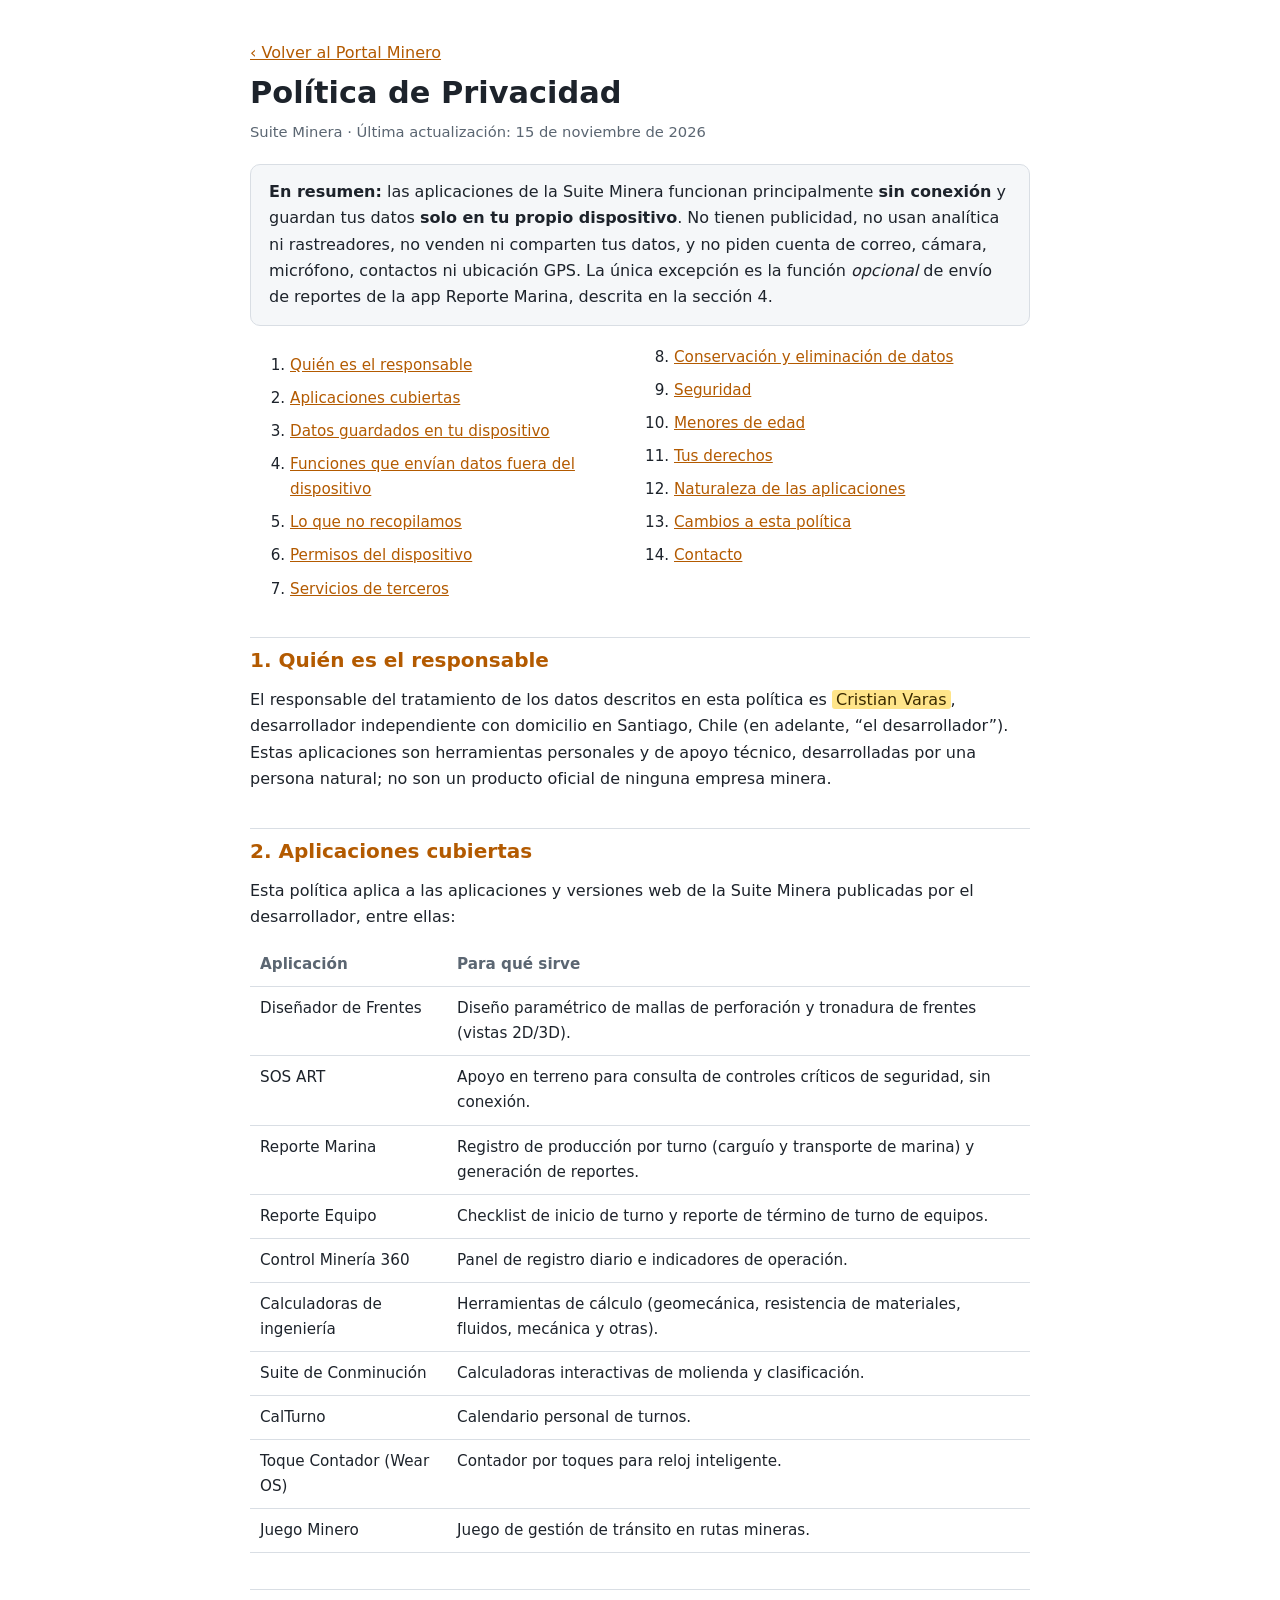
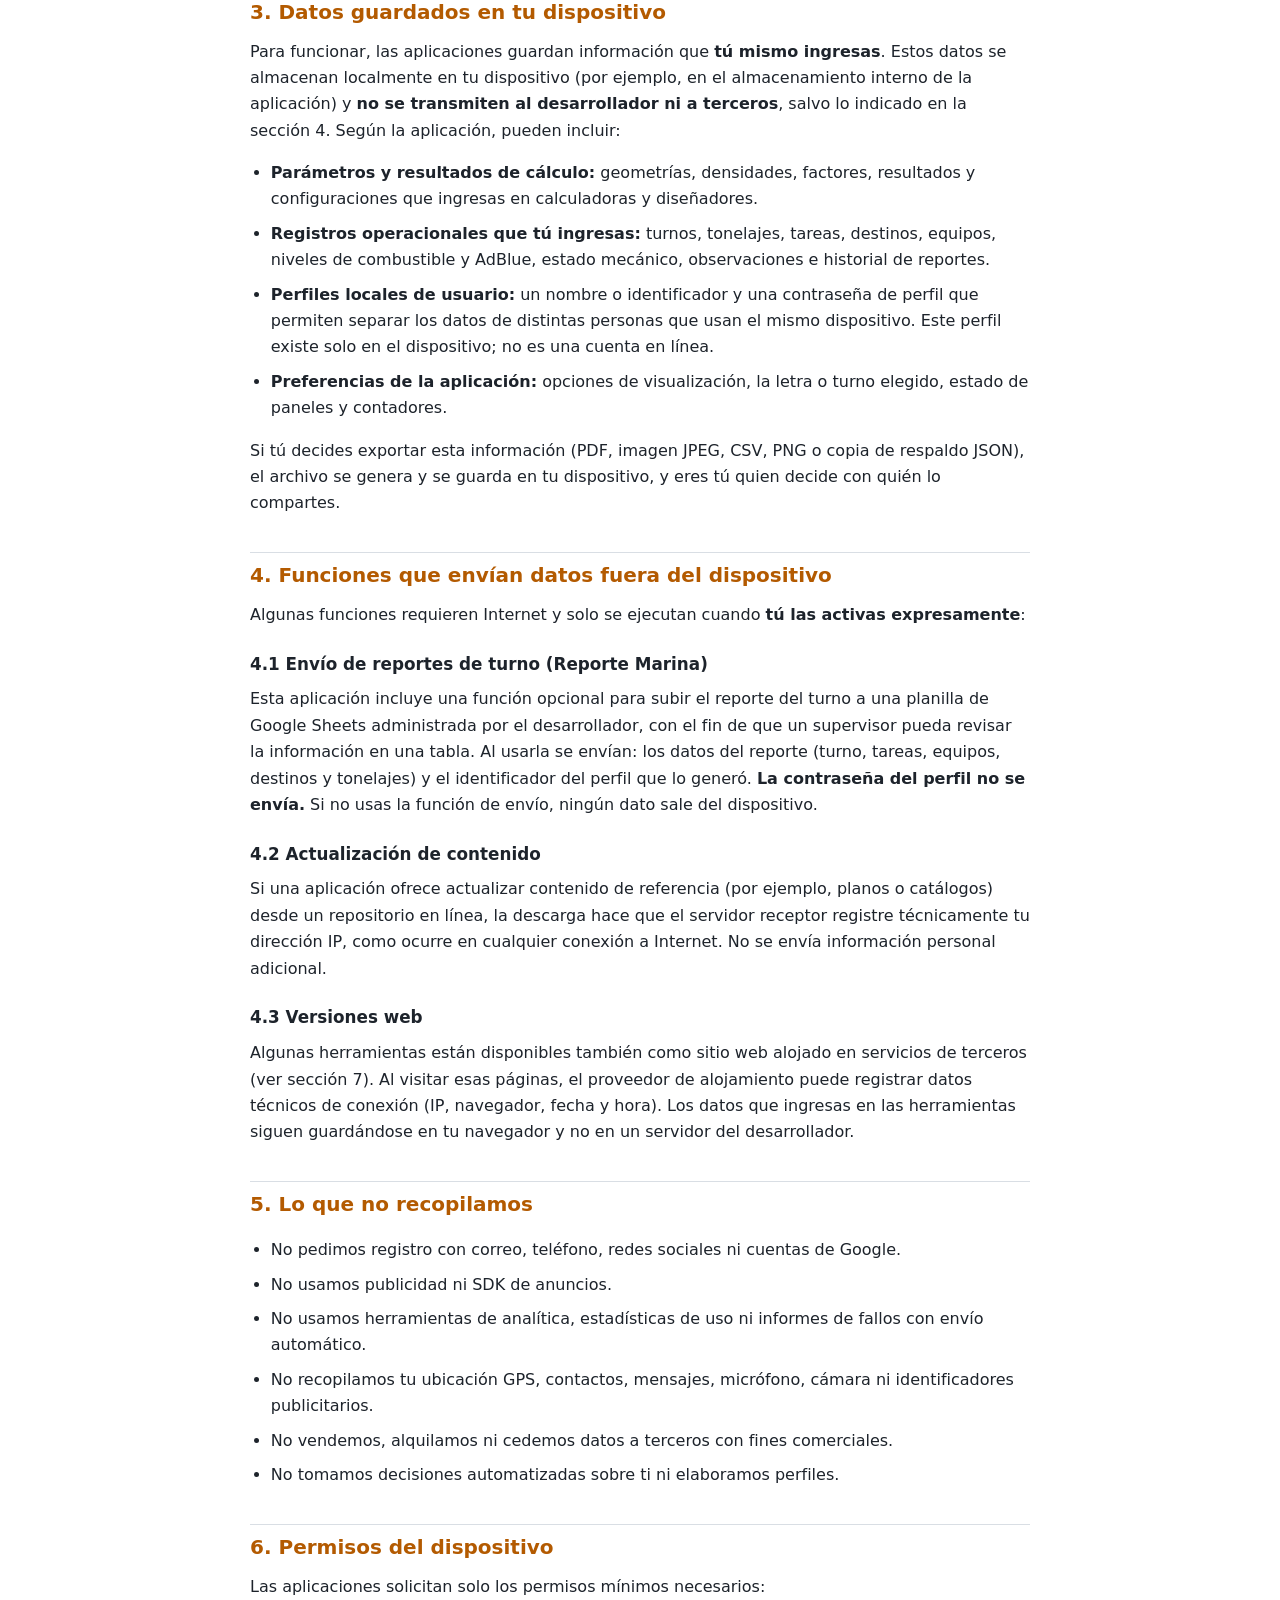
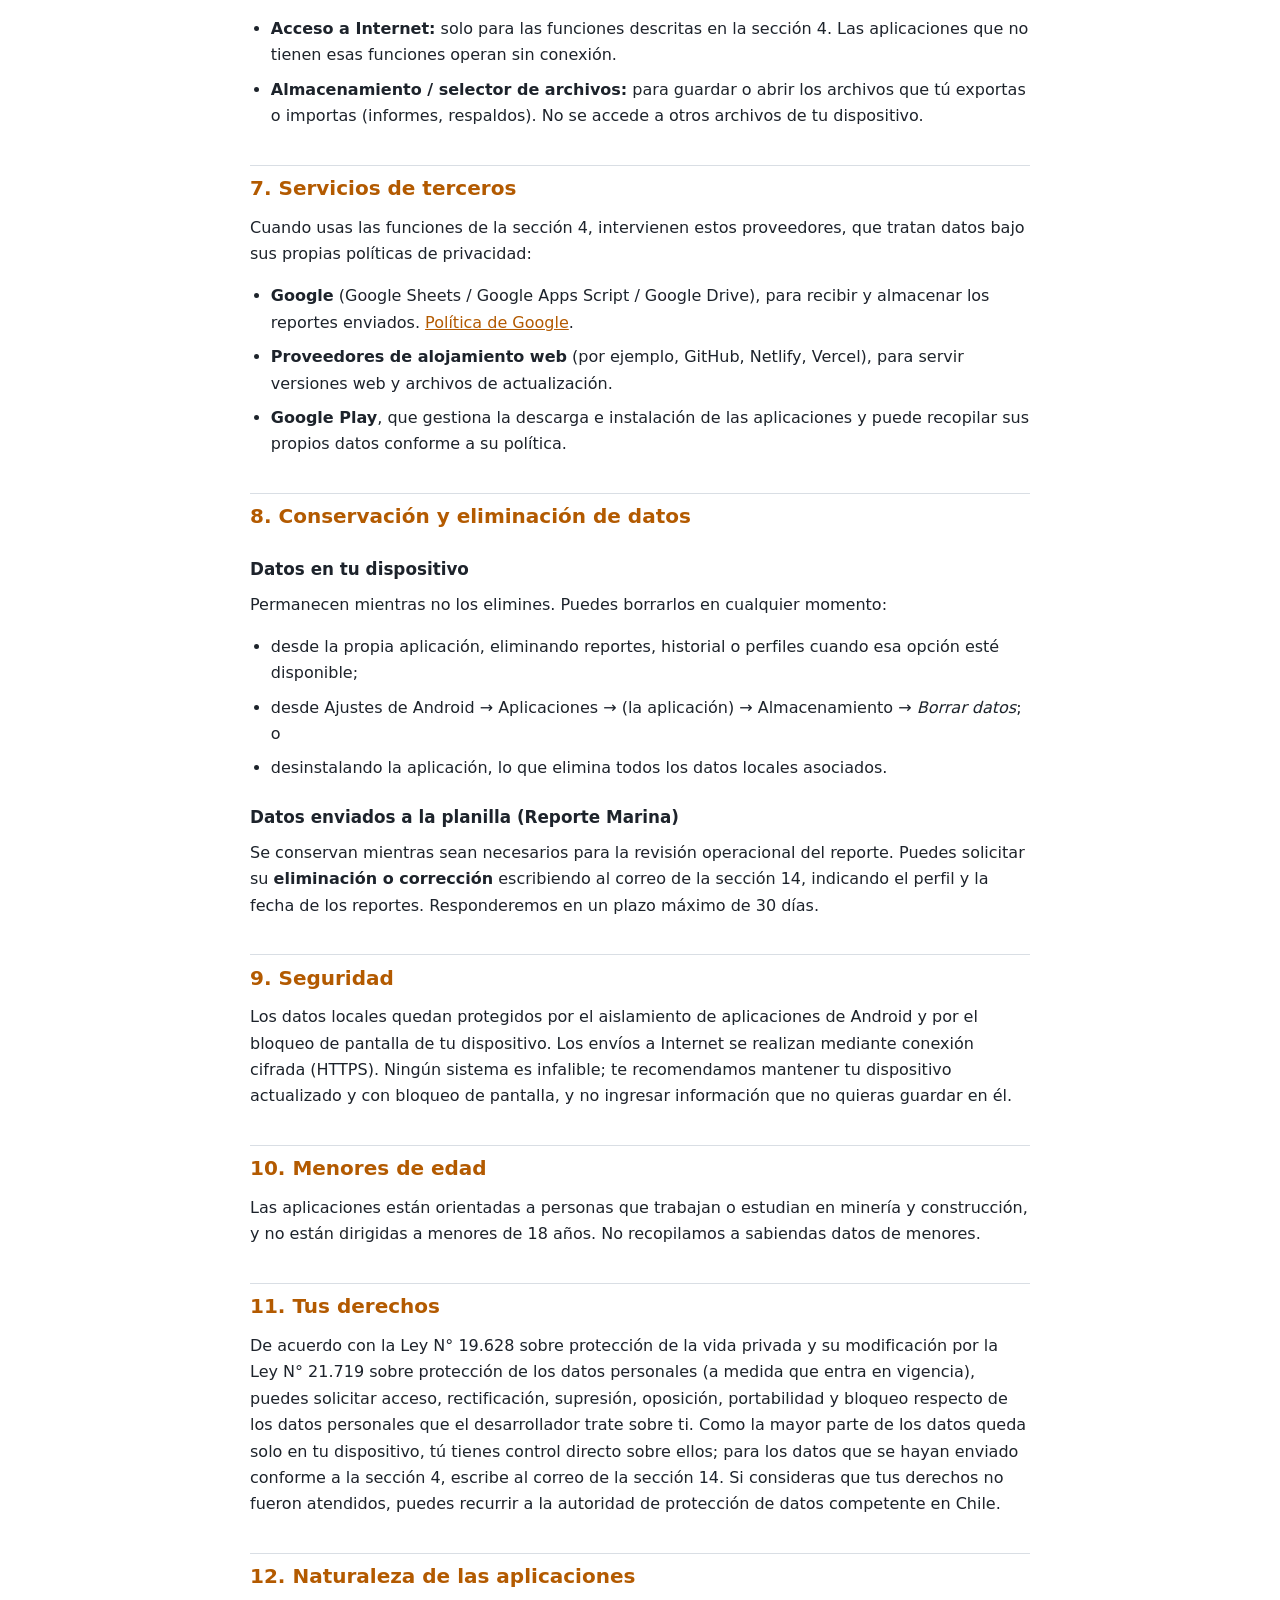
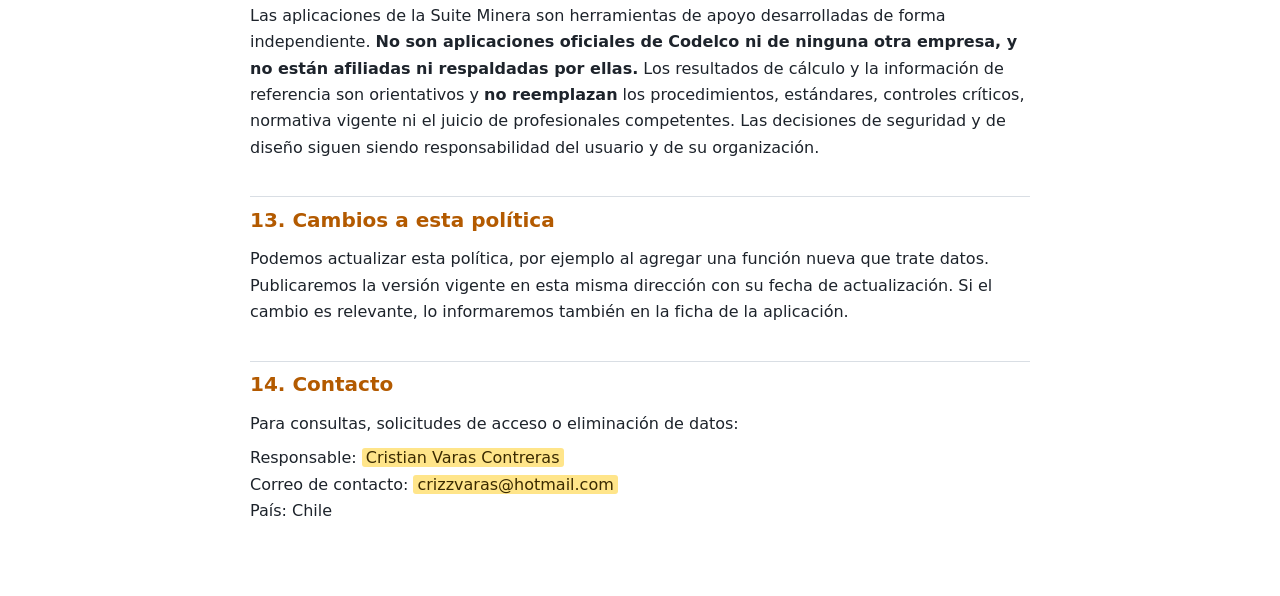
<file: privacidad.html>
<!DOCTYPE html>
<html lang="es-CL">
<head>
<meta charset="utf-8">
<meta name="viewport" content="width=device-width, initial-scale=1">
<title>Política de Privacidad – Suite Minera</title>
<meta name="description" content="Política de privacidad de las aplicaciones de la Suite Minera: qué datos manejan, dónde se almacenan y cómo ejercer tus derechos.">
<style>
  :root { --bg:#ffffff; --fg:#1d232b; --muted:#5b6672; --line:#d9dee4; --accent:#b35a00; --card:#f5f7f9; }
  @media (prefers-color-scheme: dark) {
    :root { --bg:#12161b; --fg:#e8ecf0; --muted:#9aa5b1; --line:#2a323b; --accent:#ffa94d; --card:#1a2027; }
  }
  * { box-sizing: border-box; }
  body { margin:0; background:var(--bg); color:var(--fg); font:16px/1.65 system-ui, -apple-system, "Segoe UI", Roboto, sans-serif; }
  main { max-width: 820px; margin: 0 auto; padding: 32px 20px 64px; }
  h1 { font-size: 1.9rem; line-height: 1.25; margin: 0 0 4px; }
  h2 { font-size: 1.25rem; margin: 2.2rem 0 .6rem; padding-top: .4rem; border-top: 1px solid var(--line); color: var(--accent); }
  h3 { font-size: 1.05rem; margin: 1.4rem 0 .3rem; }
  p, li { margin: .5rem 0; }
  ul { padding-left: 1.3rem; }
  .meta { color: var(--muted); font-size: .92rem; }
  .box { background: var(--card); border: 1px solid var(--line); border-radius: 10px; padding: 14px 18px; margin: 1.2rem 0; }
  table { width: 100%; border-collapse: collapse; margin: .8rem 0; font-size: .95rem; }
  th, td { text-align: left; vertical-align: top; padding: 9px 10px; border-bottom: 1px solid var(--line); }
  th { color: var(--muted); font-weight: 600; }
  a { color: var(--accent); }
  mark { background: #ffe58a; color: #3a2a00; padding: 0 4px; border-radius: 3px; }
  .toc { columns: 2; column-gap: 28px; font-size: .95rem; }
  @media (max-width: 600px) { .toc { columns: 1; } table { font-size: .88rem; } }
</style>
</head>
<body>
<main>

<p><a href="./">‹ Volver al Portal Minero</a></p>
<h1>Política de Privacidad</h1>
<p class="meta">Suite Minera · Última actualización: 15 de noviembre de 2026</p>

<div class="box">
  <strong>En resumen:</strong> las aplicaciones de la Suite Minera funcionan principalmente <strong>sin conexión</strong> y guardan tus datos <strong>solo en tu propio dispositivo</strong>. No tienen publicidad, no usan analítica ni rastreadores, no venden ni comparten tus datos, y no piden cuenta de correo, cámara, micrófono, contactos ni ubicación GPS. La única excepción es la función <em>opcional</em> de envío de reportes de la app Reporte Marina, descrita en la sección 4.
</div>

<ol class="toc">
  <li><a href="#responsable">Quién es el responsable</a></li>
  <li><a href="#apps">Aplicaciones cubiertas</a></li>
  <li><a href="#local">Datos guardados en tu dispositivo</a></li>
  <li><a href="#envio">Funciones que envían datos fuera del dispositivo</a></li>
  <li><a href="#no-recopilamos">Lo que no recopilamos</a></li>
  <li><a href="#permisos">Permisos del dispositivo</a></li>
  <li><a href="#terceros">Servicios de terceros</a></li>
  <li><a href="#eliminacion">Conservación y eliminación de datos</a></li>
  <li><a href="#seguridad">Seguridad</a></li>
  <li><a href="#menores">Menores de edad</a></li>
  <li><a href="#derechos">Tus derechos</a></li>
  <li><a href="#uso-profesional">Naturaleza de las aplicaciones</a></li>
  <li><a href="#cambios">Cambios a esta política</a></li>
  <li><a href="#contacto">Contacto</a></li>
</ol>

<h2 id="responsable">1. Quién es el responsable</h2>
<p>El responsable del tratamiento de los datos descritos en esta política es <mark>Cristian Varas</mark>, desarrollador independiente con domicilio en Santiago, Chile (en adelante, “el desarrollador”). Estas aplicaciones son herramientas personales y de apoyo técnico, desarrolladas por una persona natural; no son un producto oficial de ninguna empresa minera.</p>

<h2 id="apps">2. Aplicaciones cubiertas</h2>
<p>Esta política aplica a las aplicaciones y versiones web de la Suite Minera publicadas por el desarrollador, entre ellas:</p>
<table>
  <thead><tr><th>Aplicación</th><th>Para qué sirve</th></tr></thead>
  <tbody>
    <tr><td>Diseñador de Frentes</td><td>Diseño paramétrico de mallas de perforación y tronadura de frentes (vistas 2D/3D).</td></tr>
    <tr><td>SOS ART</td><td>Apoyo en terreno para consulta de controles críticos de seguridad, sin conexión.</td></tr>
    <tr><td>Reporte Marina</td><td>Registro de producción por turno (carguío y transporte de marina) y generación de reportes.</td></tr>
    <tr><td>Reporte Equipo</td><td>Checklist de inicio de turno y reporte de término de turno de equipos.</td></tr>
    <tr><td>Control Minería 360</td><td>Panel de registro diario e indicadores de operación.</td></tr>
    <tr><td>Calculadoras de ingeniería</td><td>Herramientas de cálculo (geomecánica, resistencia de materiales, fluidos, mecánica y otras).</td></tr>
    <tr><td>Suite de Conminución</td><td>Calculadoras interactivas de molienda y clasificación.</td></tr>
    <tr><td>CalTurno</td><td>Calendario personal de turnos.</td></tr>
    <tr><td>Toque Contador (Wear OS)</td><td>Contador por toques para reloj inteligente.</td></tr>
    <tr><td>Juego Minero</td><td>Juego de gestión de tránsito en rutas mineras.</td></tr>
  </tbody>
</table>

<h2 id="local">3. Datos guardados en tu dispositivo</h2>
<p>Para funcionar, las aplicaciones guardan información que <strong>tú mismo ingresas</strong>. Estos datos se almacenan localmente en tu dispositivo (por ejemplo, en el almacenamiento interno de la aplicación) y <strong>no se transmiten al desarrollador ni a terceros</strong>, salvo lo indicado en la sección 4. Según la aplicación, pueden incluir:</p>
<ul>
  <li><strong>Parámetros y resultados de cálculo:</strong> geometrías, densidades, factores, resultados y configuraciones que ingresas en calculadoras y diseñadores.</li>
  <li><strong>Registros operacionales que tú ingresas:</strong> turnos, tonelajes, tareas, destinos, equipos, niveles de combustible y AdBlue, estado mecánico, observaciones e historial de reportes.</li>
  <li><strong>Perfiles locales de usuario:</strong> un nombre o identificador y una contraseña de perfil que permiten separar los datos de distintas personas que usan el mismo dispositivo. Este perfil existe solo en el dispositivo; no es una cuenta en línea.</li>
  <li><strong>Preferencias de la aplicación:</strong> opciones de visualización, la letra o turno elegido, estado de paneles y contadores.</li>
</ul>
<p>Si tú decides exportar esta información (PDF, imagen JPEG, CSV, PNG o copia de respaldo JSON), el archivo se genera y se guarda en tu dispositivo, y eres tú quien decide con quién lo compartes.</p>

<h2 id="envio">4. Funciones que envían datos fuera del dispositivo</h2>
<p>Algunas funciones requieren Internet y solo se ejecutan cuando <strong>tú las activas expresamente</strong>:</p>

<h3>4.1 Envío de reportes de turno (Reporte Marina)</h3>
<p>Esta aplicación incluye una función opcional para subir el reporte del turno a una planilla de Google Sheets administrada por el desarrollador, con el fin de que un supervisor pueda revisar la información en una tabla. Al usarla se envían: los datos del reporte (turno, tareas, equipos, destinos y tonelajes) y el identificador del perfil que lo generó. <strong>La contraseña del perfil no se envía.</strong> Si no usas la función de envío, ningún dato sale del dispositivo.</p>

<h3>4.2 Actualización de contenido</h3>
<p>Si una aplicación ofrece actualizar contenido de referencia (por ejemplo, planos o catálogos) desde un repositorio en línea, la descarga hace que el servidor receptor registre técnicamente tu dirección IP, como ocurre en cualquier conexión a Internet. No se envía información personal adicional.</p>

<h3>4.3 Versiones web</h3>
<p>Algunas herramientas están disponibles también como sitio web alojado en servicios de terceros (ver sección 7). Al visitar esas páginas, el proveedor de alojamiento puede registrar datos técnicos de conexión (IP, navegador, fecha y hora). Los datos que ingresas en las herramientas siguen guardándose en tu navegador y no en un servidor del desarrollador.</p>

<h2 id="no-recopilamos">5. Lo que no recopilamos</h2>
<ul>
  <li>No pedimos registro con correo, teléfono, redes sociales ni cuentas de Google.</li>
  <li>No usamos publicidad ni SDK de anuncios.</li>
  <li>No usamos herramientas de analítica, estadísticas de uso ni informes de fallos con envío automático.</li>
  <li>No recopilamos tu ubicación GPS, contactos, mensajes, micrófono, cámara ni identificadores publicitarios.</li>
  <li>No vendemos, alquilamos ni cedemos datos a terceros con fines comerciales.</li>
  <li>No tomamos decisiones automatizadas sobre ti ni elaboramos perfiles.</li>
</ul>

<h2 id="permisos">6. Permisos del dispositivo</h2>
<p>Las aplicaciones solicitan solo los permisos mínimos necesarios:</p>
<ul>
  <li><strong>Acceso a Internet:</strong> solo para las funciones descritas en la sección 4. Las aplicaciones que no tienen esas funciones operan sin conexión.</li>
  <li><strong>Almacenamiento / selector de archivos:</strong> para guardar o abrir los archivos que tú exportas o importas (informes, respaldos). No se accede a otros archivos de tu dispositivo.</li>
</ul>

<h2 id="terceros">7. Servicios de terceros</h2>
<p>Cuando usas las funciones de la sección 4, intervienen estos proveedores, que tratan datos bajo sus propias políticas de privacidad:</p>
<ul>
  <li><strong>Google</strong> (Google Sheets / Google Apps Script / Google Drive), para recibir y almacenar los reportes enviados. <a href="https://policies.google.com/privacy" rel="noopener">Política de Google</a>.</li>
  <li><strong>Proveedores de alojamiento web</strong> (por ejemplo, GitHub, Netlify, Vercel), para servir versiones web y archivos de actualización.</li>
  <li><strong>Google Play</strong>, que gestiona la descarga e instalación de las aplicaciones y puede recopilar sus propios datos conforme a su política.</li>
</ul>

<h2 id="eliminacion">8. Conservación y eliminación de datos</h2>
<h3>Datos en tu dispositivo</h3>
<p>Permanecen mientras no los elimines. Puedes borrarlos en cualquier momento:</p>
<ul>
  <li>desde la propia aplicación, eliminando reportes, historial o perfiles cuando esa opción esté disponible;</li>
  <li>desde Ajustes de Android → Aplicaciones → (la aplicación) → Almacenamiento → <em>Borrar datos</em>; o</li>
  <li>desinstalando la aplicación, lo que elimina todos los datos locales asociados.</li>
</ul>
<h3>Datos enviados a la planilla (Reporte Marina)</h3>
<p>Se conservan mientras sean necesarios para la revisión operacional del reporte. Puedes solicitar su <strong>eliminación o corrección</strong> escribiendo al correo de la sección 14, indicando el perfil y la fecha de los reportes. Responderemos en un plazo máximo de 30 días.</p>

<h2 id="seguridad">9. Seguridad</h2>
<p>Los datos locales quedan protegidos por el aislamiento de aplicaciones de Android y por el bloqueo de pantalla de tu dispositivo. Los envíos a Internet se realizan mediante conexión cifrada (HTTPS). Ningún sistema es infalible; te recomendamos mantener tu dispositivo actualizado y con bloqueo de pantalla, y no ingresar información que no quieras guardar en él.</p>

<h2 id="menores">10. Menores de edad</h2>
<p>Las aplicaciones están orientadas a personas que trabajan o estudian en minería y construcción, y no están dirigidas a menores de 18 años. No recopilamos a sabiendas datos de menores.</p>

<h2 id="derechos">11. Tus derechos</h2>
<p>De acuerdo con la Ley N° 19.628 sobre protección de la vida privada y su modificación por la Ley N° 21.719 sobre protección de los datos personales (a medida que entra en vigencia), puedes solicitar acceso, rectificación, supresión, oposición, portabilidad y bloqueo respecto de los datos personales que el desarrollador trate sobre ti. Como la mayor parte de los datos queda solo en tu dispositivo, tú tienes control directo sobre ellos; para los datos que se hayan enviado conforme a la sección 4, escribe al correo de la sección 14. Si consideras que tus derechos no fueron atendidos, puedes recurrir a la autoridad de protección de datos competente en Chile.</p>

<h2 id="uso-profesional">12. Naturaleza de las aplicaciones</h2>
<p>Las aplicaciones de la Suite Minera son herramientas de apoyo desarrolladas de forma independiente. <strong>No son aplicaciones oficiales de Codelco ni de ninguna otra empresa, y no están afiliadas ni respaldadas por ellas.</strong> Los resultados de cálculo y la información de referencia son orientativos y <strong>no reemplazan</strong> los procedimientos, estándares, controles críticos, normativa vigente ni el juicio de profesionales competentes. Las decisiones de seguridad y de diseño siguen siendo responsabilidad del usuario y de su organización.</p>

<h2 id="cambios">13. Cambios a esta política</h2>
<p>Podemos actualizar esta política, por ejemplo al agregar una función nueva que trate datos. Publicaremos la versión vigente en esta misma dirección con su fecha de actualización. Si el cambio es relevante, lo informaremos también en la ficha de la aplicación.</p>

<h2 id="contacto">14. Contacto</h2>
<p>Para consultas, solicitudes de acceso o eliminación de datos:</p>
<p>Responsable: <mark>Cristian Varas Contreras</mark><br>
Correo de contacto: <mark>crizzvaras@hotmail.com</mark><br>
País: Chile</p>

</main>
</body>
</html>
</file>
